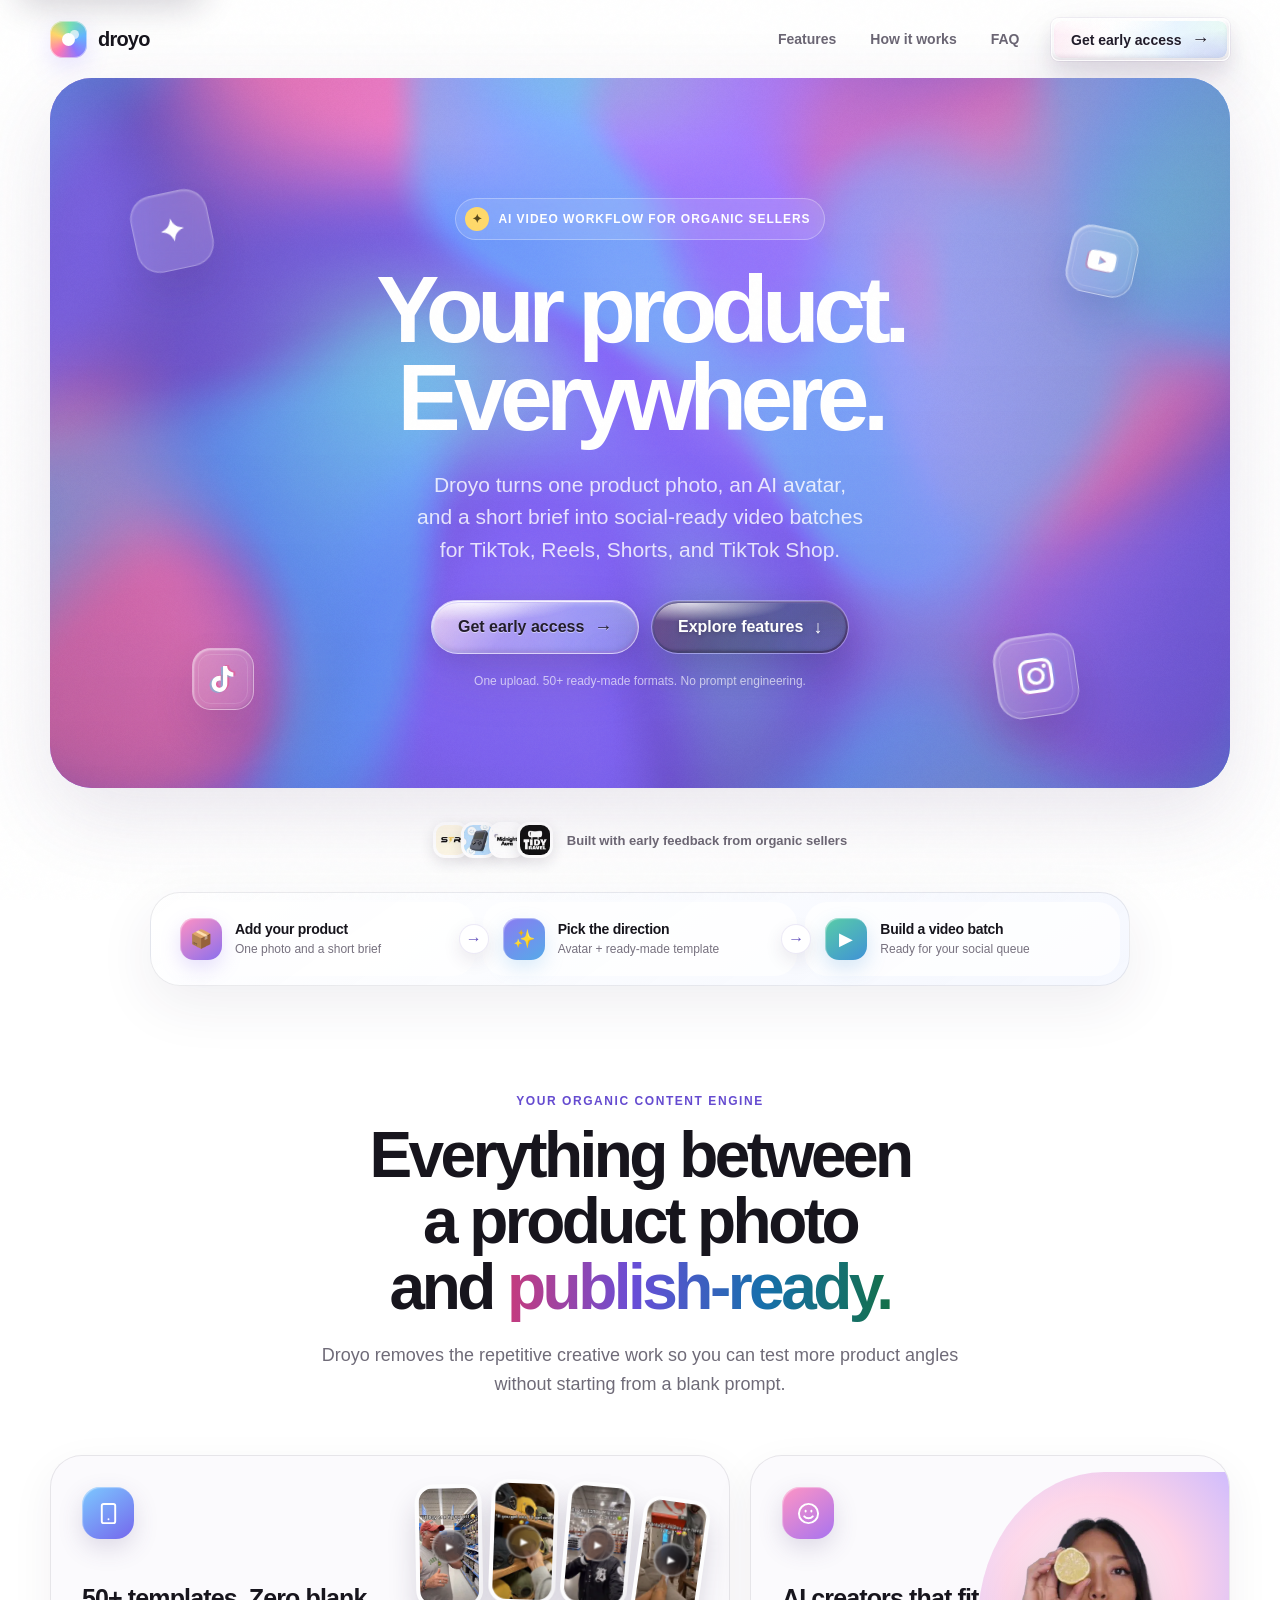
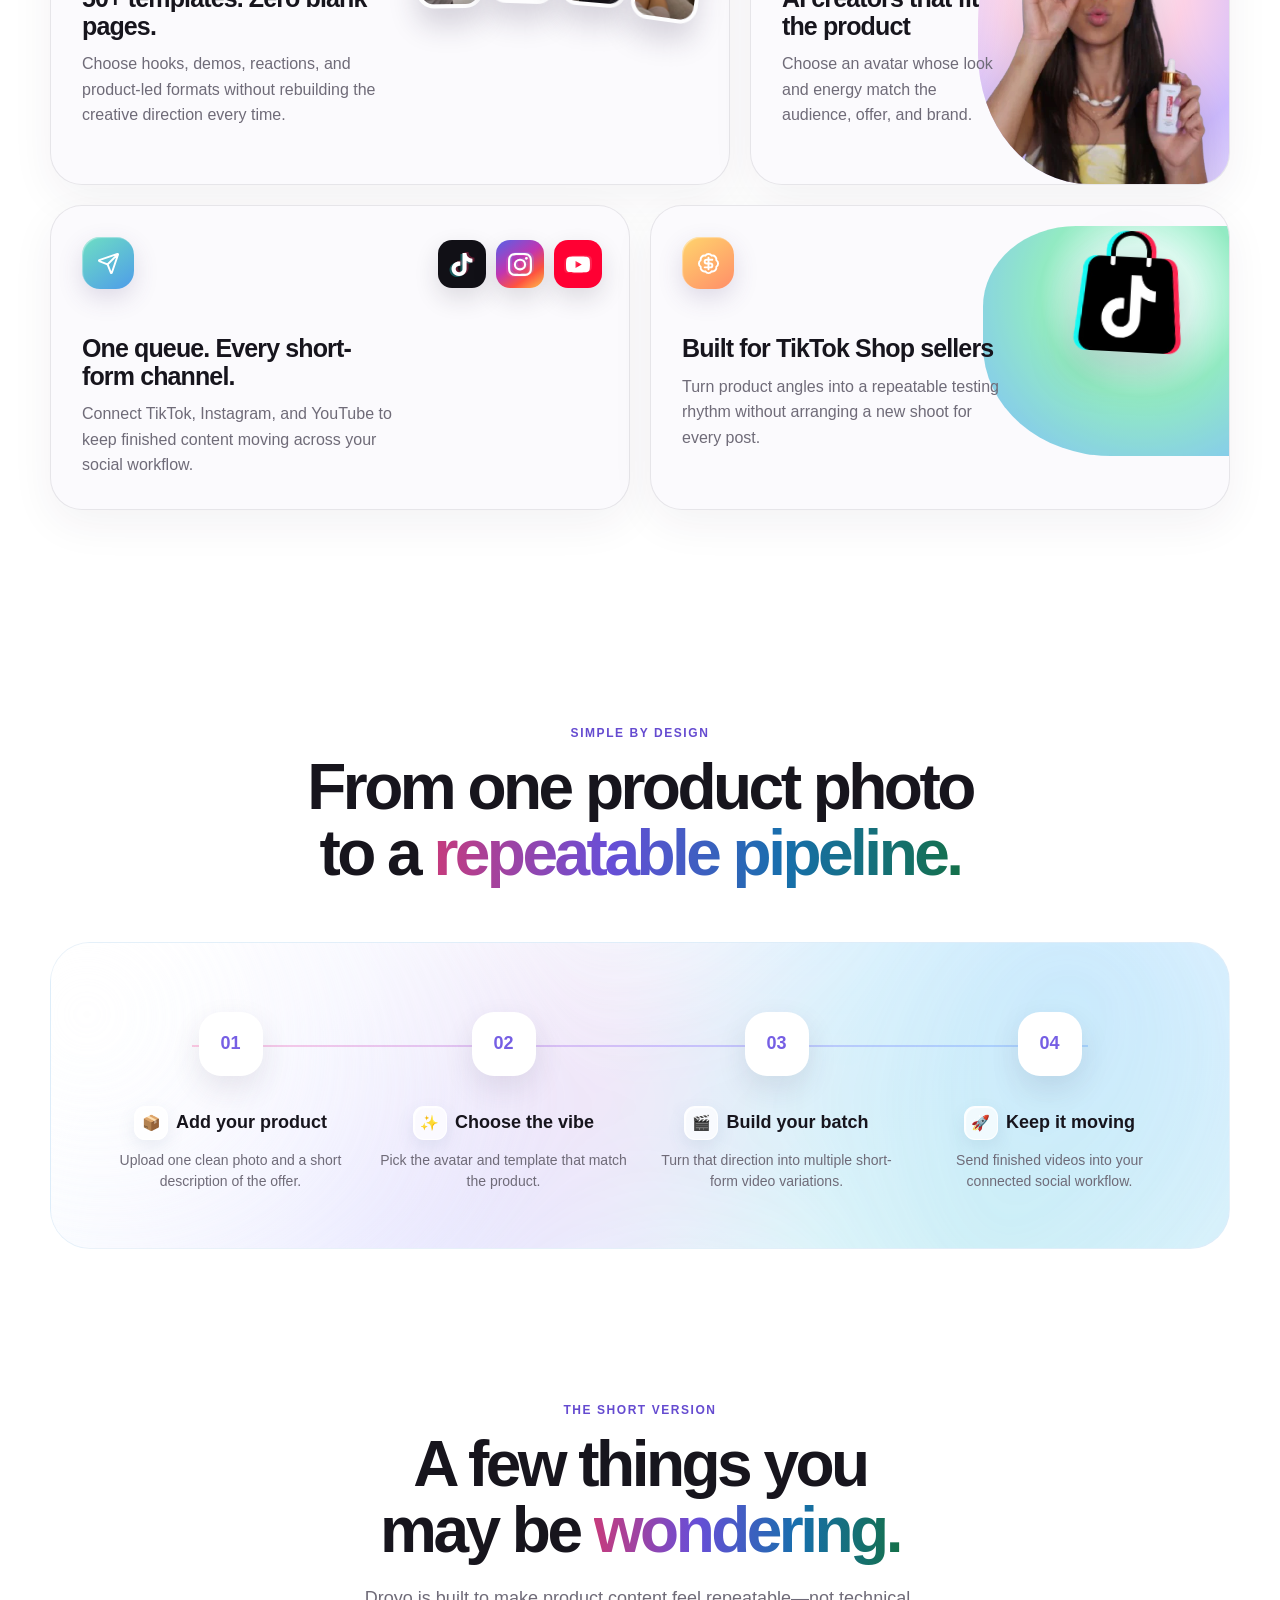
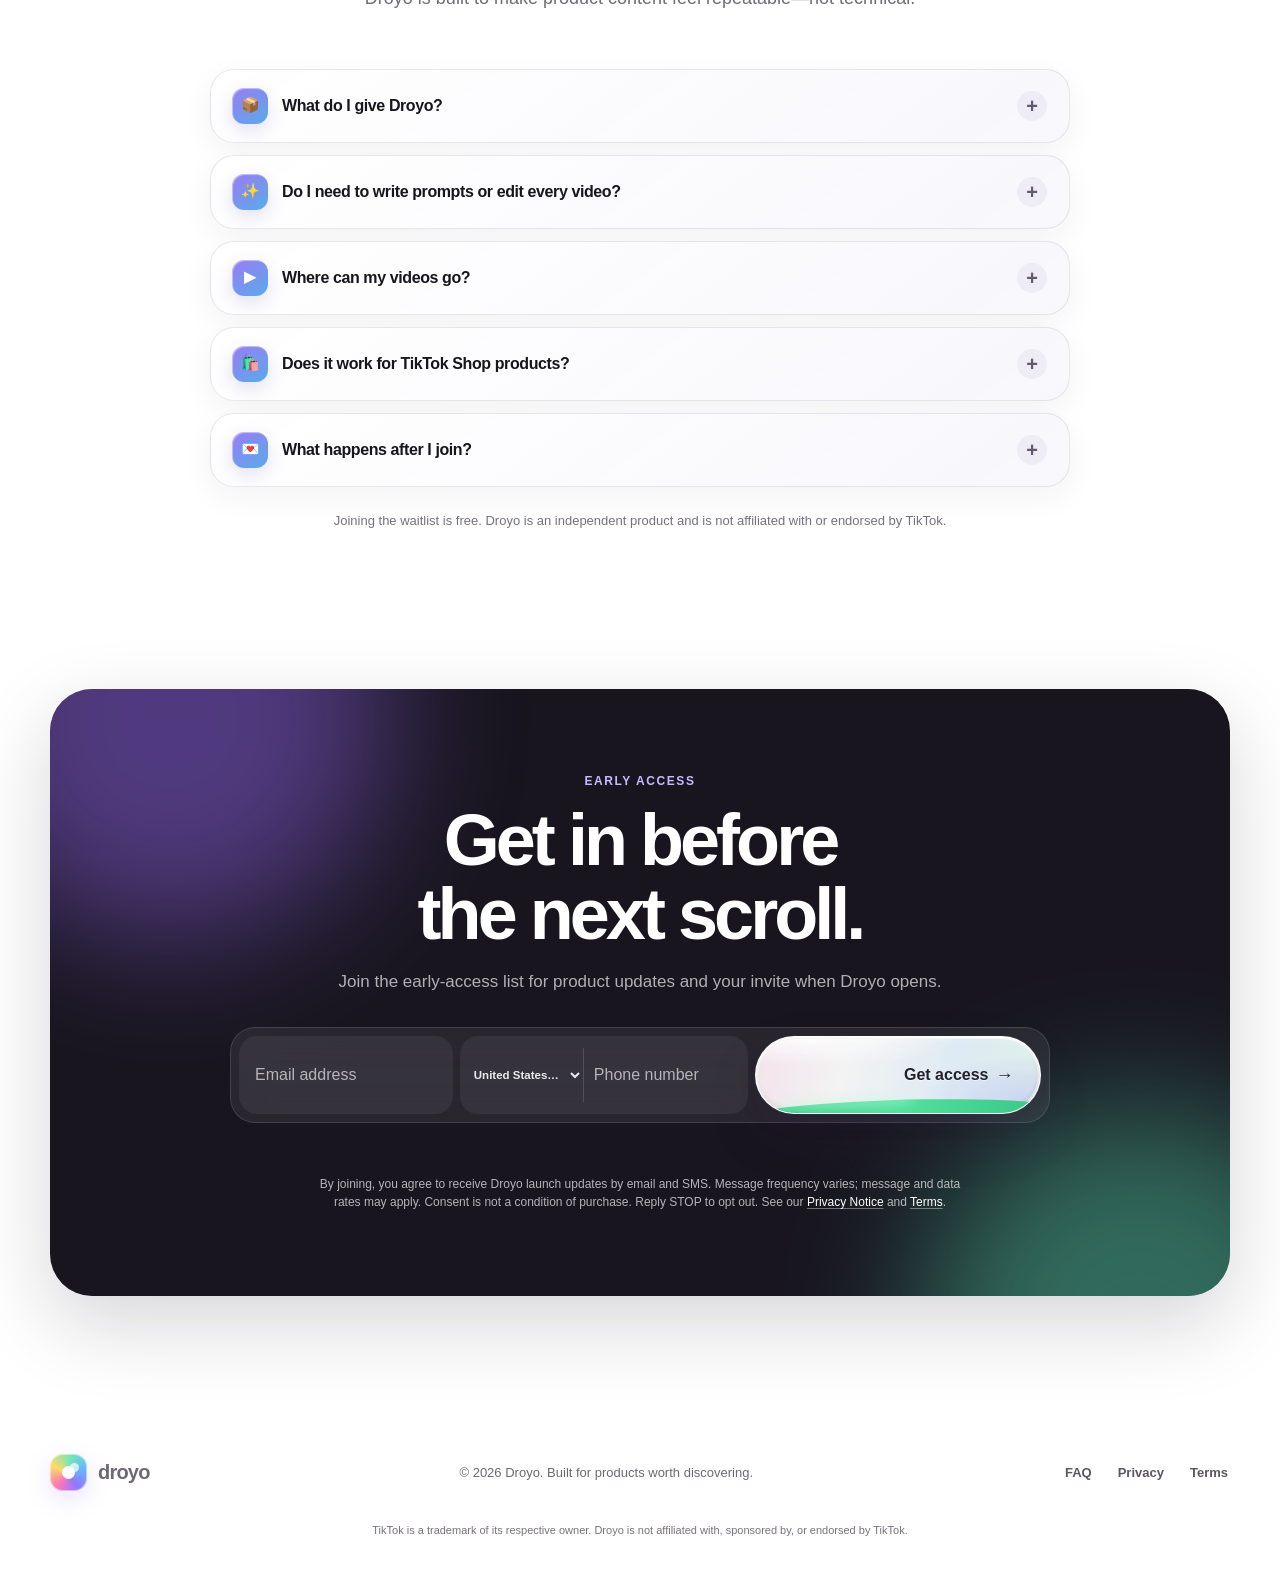
<file: index.html>
<!DOCTYPE html>
<html lang="en">
<head>
  <meta charset="UTF-8">
  <meta name="viewport" content="width=device-width, initial-scale=1.0">
  <meta name="description" content="Droyo turns one product photo, an AI avatar, and a short brief into social-ready videos for TikTok, Reels, Shorts, and TikTok Shop.">
  <meta name="robots" content="index, follow, max-image-preview:large, max-snippet:-1">
  <meta name="referrer" content="strict-origin-when-cross-origin">
  <meta name="color-scheme" content="light">
  <meta name="format-detection" content="telephone=no">
  <meta http-equiv="Content-Security-Policy" content="default-src 'self'; script-src 'self' 'unsafe-inline'; style-src 'self' 'unsafe-inline' https://fonts.googleapis.com; font-src https://fonts.gstatic.com; img-src 'self' data:; connect-src https://dtolzjculpnhttgtleiv.supabase.co; object-src 'none'; base-uri 'none'; frame-src 'none'; worker-src 'none'; form-action 'self'; upgrade-insecure-requests">
  <meta name="theme-color" content="#7567ed">
  <meta property="og:type" content="website">
  <meta property="og:site_name" content="Droyo">
  <meta property="og:locale" content="en_US">
  <meta property="og:title" content="Droyo — AI product videos on autopilot">
  <meta property="og:description" content="Turn one product photo into social-ready video batches for TikTok, Reels, Shorts, and TikTok Shop.">
  <meta property="og:url" content="https://droyo.app/">
  <meta property="og:image" content="https://droyo.app/assets/og-droyo.png">
  <meta property="og:image:secure_url" content="https://droyo.app/assets/og-droyo.png">
  <meta property="og:image:type" content="image/png">
  <meta property="og:image:width" content="1200">
  <meta property="og:image:height" content="630">
  <meta property="og:image:alt" content="Droyo — AI product videos for organic sellers">
  <meta name="twitter:card" content="summary_large_image">
  <meta name="twitter:title" content="Droyo — AI product videos on autopilot">
  <meta name="twitter:description" content="Turn one product photo into social-ready video batches for TikTok, Reels, Shorts, and TikTok Shop.">
  <meta name="twitter:image" content="https://droyo.app/assets/og-droyo.png">
  <meta name="twitter:image:alt" content="Droyo — AI product videos for organic sellers">
  <title>Droyo — AI Product Videos for Organic Sellers</title>
  <link rel="canonical" href="https://droyo.app/">
  <link rel="icon" href="/assets/droyo-mark.svg" type="image/svg+xml">
  <link rel="apple-touch-icon" href="/assets/apple-touch-icon.png" sizes="180x180">
  <link rel="manifest" href="/manifest.webmanifest">
  <link rel="preconnect" href="https://fonts.googleapis.com">
  <link rel="preconnect" href="https://fonts.gstatic.com" crossorigin>
  <link href="https://fonts.googleapis.com/css2?family=DM+Sans:wght@400;500;600;700&family=Manrope:wght@500;600;700;800&display=swap" rel="stylesheet">
  <script type="application/ld+json">
    {
      "@context": "https://schema.org",
      "@graph": [
        {
          "@type": "Organization",
          "@id": "https://droyo.app/#organization",
          "name": "Droyo",
          "url": "https://droyo.app/",
          "logo": "https://droyo.app/assets/icon-512.png"
        },
        {
          "@type": "WebSite",
          "@id": "https://droyo.app/#website",
          "url": "https://droyo.app/",
          "name": "Droyo",
          "publisher": { "@id": "https://droyo.app/#organization" }
        },
        {
          "@type": "SoftwareApplication",
          "name": "Droyo",
          "url": "https://droyo.app/",
          "applicationCategory": "BusinessApplication",
          "operatingSystem": "Web",
          "description": "An AI product video workflow for organic sellers, dropshipping, and TikTok Shop.",
          "featureList": [
            "50+ ready-made short-form video templates",
            "AI creator avatar selection",
            "TikTok, Instagram Reels, and YouTube Shorts workflows",
            "TikTok Shop product video creation"
          ],
          "publisher": { "@id": "https://droyo.app/#organization" }
        },
        {
          "@type": "FAQPage",
          "mainEntity": [
            {
              "@type": "Question",
              "name": "What do I give Droyo?",
              "acceptedAnswer": { "@type": "Answer", "text": "A product photo, your avatar choice, and a short product brief. The template handles the repeatable creative direction from there." }
            },
            {
              "@type": "Question",
              "name": "Do I need to write prompts or edit every video?",
              "acceptedAnswer": { "@type": "Answer", "text": "No prompt engineering is required. Choose a ready-made format and control the product, avatar, and direction without rebuilding the workflow." }
            },
            {
              "@type": "Question",
              "name": "Where can my videos go?",
              "acceptedAnswer": { "@type": "Answer", "text": "Droyo is designed around TikTok, TikTok Shop, Instagram Reels, and YouTube Shorts, with connected social workflows for consistent posting." }
            },
            {
              "@type": "Question",
              "name": "Does it work for TikTok Shop products?",
              "acceptedAnswer": { "@type": "Answer", "text": "Yes. Product-led formats and batch creation are designed for sellers who need more angles to test without more shoots." }
            },
            {
              "@type": "Question",
              "name": "What happens after I join?",
              "acceptedAnswer": { "@type": "Answer", "text": "We are opening early access in stages. You will receive launch updates and an invite by email and SMS when your spot is ready." }
            }
          ]
        }
      ]
    }
  </script>
  <style>
    :root {
      --ink: #17151d;
      --muted: #6f6b78;
      --line: rgba(25, 20, 35, .09);
      --pink: #ff77b7;
      --purple: #9178ff;
      --blue: #63b7ff;
      --mint: #79e7b4;
      --yellow: #ffd96a;
      --radius: 32px;
      --shadow: 0 26px 80px rgba(72, 50, 106, .12);
    }

    * { box-sizing: border-box; }
    html { scroll-behavior: auto; }
    body {
      margin: 0;
      color: var(--ink);
      background: #fff;
      font-family: "DM Sans", sans-serif;
      overflow-x: hidden;
    }
    button, input, select { font: inherit; }
    a { color: inherit; text-decoration: none; }
    ::selection { background: #e3d9ff; color: #30264d; }
    .visually-hidden { position: absolute !important; width: 1px !important; height: 1px !important; padding: 0 !important; margin: -1px !important; overflow: hidden !important; clip: rect(0, 0, 0, 0) !important; white-space: nowrap !important; border: 0 !important; }
    .skip-link { position: fixed; z-index: 100; left: 16px; top: 14px; padding: 11px 16px; border-radius: 999px; color: #211b2c; background: #fff; box-shadow: 0 12px 35px rgba(35,25,48,.2); font-weight: 800; transform: translateY(-150%); transition: transform .2s ease; }
    .skip-link:focus { transform: translateY(0); }
    :where(a, button, input, select, summary):focus-visible { outline: 3px solid rgba(82,75,220,.52); outline-offset: 3px; }
    main, section { scroll-margin-top: 22px; }

    .noise {
      position: fixed;
      inset: 0;
      z-index: 50;
      pointer-events: none;
      opacity: .025;
      background-image: url("data:image/svg+xml,%3Csvg viewBox='0 0 180 180' xmlns='http://www.w3.org/2000/svg'%3E%3Cfilter id='n'%3E%3CfeTurbulence type='fractalNoise' baseFrequency='.9' numOctaves='4' stitchTiles='stitch'/%3E%3C/filter%3E%3Crect width='100%25' height='100%25' filter='url(%23n)' opacity='.8'/%3E%3C/svg%3E");
    }
    .motion-blur { position: fixed; inset: 0; z-index: 49; pointer-events: none; opacity: 0; backdrop-filter: blur(0); -webkit-backdrop-filter: blur(0); transition: opacity .16s ease, backdrop-filter .16s ease, -webkit-backdrop-filter .16s ease; }
    body.is-scrolling .motion-blur { opacity: 1; backdrop-filter: blur(1.25px) saturate(1.025); -webkit-backdrop-filter: blur(1.25px) saturate(1.025); }
    .mobile-jump {
      position: fixed;
      z-index: 48;
      left: max(14px, env(safe-area-inset-left));
      bottom: max(14px, env(safe-area-inset-bottom));
      min-height: 47px;
      padding: 5px 7px 5px 13px;
      border: 1px solid rgba(255,255,255,.86);
      border-radius: 999px;
      display: none;
      align-items: center;
      gap: 9px;
      color: #27222f;
      background: linear-gradient(135deg, rgba(255,255,255,.92), rgba(235,242,255,.72));
      box-shadow: inset 1px 1px 2px rgba(255,255,255,.95), inset -1px -2px 3px rgba(90,67,125,.1), 0 12px 32px rgba(49,34,70,.2);
      backdrop-filter: blur(18px) saturate(170%);
      -webkit-backdrop-filter: blur(18px) saturate(170%);
      font-size: 12px;
      font-weight: 800;
      letter-spacing: -.01em;
      opacity: 1;
      transform: translateY(0) scale(1);
      transition: opacity .28s ease, transform .38s cubic-bezier(.2,.8,.2,1), box-shadow .28s ease;
    }
    .mobile-jump-icon { width: 35px; height: 35px; border-radius: 50%; display: grid; place-items: center; color: white; background: linear-gradient(145deg, #ff77b7, #9178ff 45%, #63b7ff 72%, #79e7b4); box-shadow: inset 1px 1px 1px rgba(255,255,255,.48), 0 5px 13px rgba(106,82,190,.26); font-size: 17px; }
    .mobile-jump:active { transform: translateY(1px) scale(.97); }
    .mobile-jump.is-hidden { opacity: 0; transform: translateY(12px) scale(.94); pointer-events: none; }

    .shell { width: min(1180px, calc(100% - 40px)); margin: 0 auto; }
    .nav {
      height: 78px;
      display: flex;
      align-items: center;
      justify-content: space-between;
      gap: 24px;
    }
    .brand { min-height: 44px; display: flex; align-items: center; gap: 11px; font: 800 20px/1 "Manrope", sans-serif; letter-spacing: -.04em; }
    .brand-mark {
      width: 37px; height: 37px; border-radius: 13px;
      display: grid; place-items: center;
      background: conic-gradient(from 220deg, var(--pink), var(--yellow), var(--mint), var(--blue), var(--purple), var(--pink));
      box-shadow: inset 0 0 0 1px rgba(255,255,255,.5), 0 8px 24px rgba(145,120,255,.2);
    }
    .brand-mark::after { content: ""; width: 13px; height: 13px; border-radius: 50%; background: #fff; box-shadow: 6px -5px 0 -2px rgba(255,255,255,.7); }
    .nav-links { display: flex; gap: 30px; align-items: center; color: #6b6674; font-size: 14px; font-weight: 600; }
    .nav-links a { padding: 8px 2px; border-radius: 8px; transition: color .2s ease; }
    .nav-links a:hover { color: var(--ink); }

    .liquid-btn {
      --glass-fill: rgba(255,255,255,.24);
      --glass-top: rgba(255,255,255,.72);
      --glass-bottom: rgba(255,255,255,.12);
      --glass-ink: #211c2a;
      --x: 50%;
      --y: 50%;
      --glass-lift: 0px;
      --glass-scale: 1;
      position: relative;
      isolation: isolate;
      min-height: 54px;
      padding: 0 26px;
      border: 1px solid rgba(255,255,255,.7);
      border-radius: 999px;
      display: inline-flex;
      justify-content: center;
      align-items: center;
      gap: 10px;
      color: var(--glass-ink);
      background:
        linear-gradient(135deg, var(--glass-top), var(--glass-fill) 42%, var(--glass-bottom)),
        rgba(255,255,255,.12);
      background-clip: padding-box;
      backdrop-filter: blur(24px) saturate(185%) brightness(1.08) contrast(1.02);
      -webkit-backdrop-filter: blur(24px) saturate(185%) brightness(1.08) contrast(1.02);
      font-weight: 700;
      cursor: pointer;
      overflow: hidden;
      contain: paint;
      transform: translate3d(0, var(--glass-lift), 0) scale(var(--glass-scale));
      text-shadow: 0 1px 0 rgba(255,255,255,.45);
      box-shadow: 0 1px 1px rgba(255,255,255,.92) inset, 1px 3px 5px rgba(255,255,255,.32) inset, -1px -3px 5px rgba(41,27,65,.13) inset, 0 0 0 1px rgba(117,91,158,.08), 0 9px 20px rgba(45,30,69,.1), 0 24px 54px rgba(63,42,91,.13);
      transition: box-shadow .32s ease, border-color .32s ease, color .32s ease, background-color .32s ease;
    }
    .liquid-btn:is(:hover, :focus-visible, :active) { will-change: transform; }
    .liquid-btn::before {
      content: "";
      position: absolute; inset: 2px;
      z-index: -1;
      border-radius: inherit;
      background:
        radial-gradient(100% 75% at 18% 0%, rgba(255,255,255,.88), transparent 52%),
        radial-gradient(60% 110% at 96% 88%, rgba(130,112,255,.24), transparent 62%),
        linear-gradient(105deg, rgba(255,112,183,.13), transparent 31%, rgba(100,190,255,.15) 68%, rgba(104,231,177,.15));
      filter: none;
      opacity: .92;
      -webkit-mask-image: radial-gradient(145% 120% at 50% 42%, #000 0 58%, rgba(0,0,0,.68) 75%, rgba(0,0,0,.18) 100%);
      mask-image: radial-gradient(145% 120% at 50% 42%, #000 0 58%, rgba(0,0,0,.68) 75%, rgba(0,0,0,.18) 100%);
    }
    .liquid-btn::after {
      content: "";
      position: absolute; top: -90%; left: -35%; width: 42%; height: 280%;
      z-index: 0;
      pointer-events: none;
      background: linear-gradient(90deg, transparent, rgba(255,255,255,.92), rgba(255,255,255,.28), transparent);
      transform: rotate(20deg) translateX(-180%);
      transition: transform .75s ease;
      filter: blur(.35px);
      mix-blend-mode: screen;
    }
    .glass-light {
      position: absolute;
      z-index: 1;
      left: var(--x);
      top: var(--y);
      width: 112px;
      height: 76px;
      border-radius: 50%;
      pointer-events: none;
      opacity: 0;
      transform: translate(-50%, -50%);
      background: radial-gradient(ellipse, rgba(255,255,255,.72) 0%, rgba(137,214,255,.25) 35%, rgba(183,147,255,.12) 56%, transparent 76%);
      filter: blur(2px);
      mix-blend-mode: screen;
      transition: opacity .34s ease, left .12s ease-out, top .12s ease-out;
      will-change: opacity, left, top;
    }
    .liquid-btn.is-light-active .glass-light { opacity: .78; }
    .liquid-btn.dark.is-light-active .glass-light { opacity: .56; }
    .btn-content { position: relative; z-index: 3; display: inline-flex; align-items: center; gap: 10px; }
    .liquid-btn:hover { border-color: rgba(255,255,255,.92); box-shadow: 0 1px 2px rgba(255,255,255,.98) inset, 2px 4px 5px rgba(255,255,255,.42) inset, -2px -4px 6px rgba(52,35,77,.14) inset, 0 0 0 1px rgba(255,255,255,.3), 0 13px 27px rgba(45,30,69,.14), 0 28px 60px rgba(63,42,91,.18); }
    .liquid-btn:hover::after { transform: rotate(20deg) translateX(430%); }
    .liquid-btn:active { box-shadow: 0 1px 2px rgba(45,30,69,.14), inset 0 4px 11px rgba(45,30,69,.18), inset 0 -1px 2px rgba(255,255,255,.68); }
    .liquid-btn:focus-visible { outline: 3px solid rgba(103,107,255,.35); outline-offset: 3px; }
    .liquid-btn.dark { --glass-fill: rgba(26,20,36,.42); --glass-top: rgba(39,30,52,.55); --glass-bottom: rgba(14,10,21,.4); --glass-ink: #fff; border-color: rgba(255,255,255,.3); text-shadow: 0 1px 5px rgba(0,0,0,.28); box-shadow: 0 1px 1px rgba(255,255,255,.24) inset, 1px 2px 2px rgba(255,255,255,.12) inset, -2px -3px 3px rgba(0,0,0,.23) inset, 0 16px 38px rgba(24,18,32,.22); }
    .liquid-btn.small { min-height: 43px; padding: 0 19px; font-size: 14px; }
    .arrow { font-size: 18px; transition: transform .25s ease; }
    .liquid-btn:hover .arrow { transform: translateX(3px); }

    @supports not ((backdrop-filter: blur(1px)) or (-webkit-backdrop-filter: blur(1px))) {
      .liquid-btn { background: linear-gradient(135deg, rgba(255,255,255,.98), rgba(231,239,255,.94) 55%, rgba(225,250,243,.92)); border-color: rgba(126,116,158,.24); }
      .liquid-btn.dark { background: linear-gradient(135deg, #332b40, #201b29); border-color: rgba(255,255,255,.28); }
      .liquid-btn::before { opacity: .48; filter: none; }
      .signup-form { background: rgba(48,43,56,.96); }
    }

    .hero {
      position: relative;
      min-height: clamp(610px, calc(100svh - 78px), 710px);
      border-radius: 42px;
      overflow: hidden;
      box-shadow: var(--shadow);
      background:
        radial-gradient(circle at 18% 24%, rgba(255,117,186,.92), transparent 35%),
        radial-gradient(circle at 78% 22%, rgba(82,190,255,.92), transparent 38%),
        radial-gradient(circle at 76% 82%, rgba(89,225,175,.72), transparent 34%),
        radial-gradient(circle at 28% 80%, rgba(174,116,255,.88), transparent 38%),
        linear-gradient(135deg, #705fe7 0%, #8b72ff 48%, #457fd7 100%);
      background-size: 145% 145%, 150% 150%, 155% 155%, 145% 145%, 100% 100%;
      animation: hero-fallback-drift 18s ease-in-out infinite alternate;
      display: grid;
      place-items: center;
      text-align: center;
      color: white;
      padding: 90px 24px 70px;
    }
    #gradient-canvas { position: absolute; inset: 0; width: 100%; height: 100%; opacity: 0; transition: opacity .32s ease; }
    #gradient-canvas.is-ready { opacity: 1; }
    @keyframes hero-fallback-drift {
      from { background-position: 0% 0%, 100% 0%, 100% 100%, 0% 100%, 50% 50%; }
      to { background-position: 9% 7%, 91% 10%, 92% 90%, 8% 92%, 50% 50%; }
    }
    .hero::before { content: ""; position: absolute; inset: 0; background: linear-gradient(180deg, rgba(255,255,255,.04), rgba(41,22,70,.1)); z-index: 1; }
    .hero-content { position: relative; z-index: 2; max-width: 870px; }
    .eyebrow {
      display: inline-flex; align-items: center; gap: 9px;
      margin-bottom: 25px; padding: 8px 13px 8px 9px;
      border: 1px solid rgba(255,255,255,.3); border-radius: 999px;
      background: rgba(255,255,255,.12); backdrop-filter: blur(15px);
      font-size: 12px; font-weight: 700; letter-spacing: .08em; text-transform: uppercase;
    }
    .eyebrow-dot { width: 24px; height: 24px; border-radius: 50%; display: grid; place-items: center; color: #57461c; background: var(--yellow); font-size: 12px; }
    h1 { margin: 0; font: 800 clamp(55px, 7.4vw, 100px)/.93 "Manrope", sans-serif; letter-spacing: -.07em; text-wrap: balance; }
    .hero-copy { max-width: 640px; margin: 28px auto 34px; color: rgba(255,255,255,.82); font-size: clamp(17px, 2vw, 21px); line-height: 1.55; text-wrap: balance; }
    .hero-actions { display: flex; justify-content: center; gap: 12px; flex-wrap: wrap; }
    .tiny-proof { margin-top: 20px; font-size: 12px; color: rgba(255,255,255,.65); }
    .bubble { position: absolute; z-index: 2; display: grid; place-items: center; border-radius: 30%; background: rgba(255,255,255,.16); border: 1px solid rgba(255,255,255,.26); backdrop-filter: blur(12px); box-shadow: inset 0 1px 2px rgba(255,255,255,.25), 0 20px 40px rgba(50,30,90,.12); font-weight: 800; }
    .bubble.social-bubble { background: linear-gradient(145deg, rgba(255,255,255,.25), rgba(255,255,255,.1)); border-color: rgba(255,255,255,.38); box-shadow: inset 1px 1px 2px rgba(255,255,255,.5), inset -1px -1px 2px rgba(58,35,88,.13), 0 20px 42px rgba(50,30,90,.14); }
    .bubble.social-bubble::after { content: ""; position: absolute; inset: 5px; border-radius: 25%; border: 1px solid rgba(255,255,255,.13); pointer-events: none; }
    .social-logo { width: 43%; height: 43%; display: block; object-fit: contain; filter: brightness(0) invert(1) drop-shadow(0 2px 6px rgba(54,33,82,.18)); }
    .youtube .social-logo { filter: brightness(0) invert(1) drop-shadow(-2px 1px 0 rgba(255,83,109,.3)) drop-shadow(2px -1px 0 rgba(255,255,255,.14)); }
    .instagram .social-logo { filter: brightness(0) invert(1) drop-shadow(-2px 1px 0 rgba(255,108,184,.24)) drop-shadow(2px -1px 0 rgba(112,201,255,.22)); }
    .tiktok .social-logo { filter: brightness(0) invert(1) drop-shadow(-2px 1px 0 rgba(40,240,235,.34)) drop-shadow(2px -1px 0 rgba(255,51,102,.32)); }
    .b1 { width: 78px; height: 78px; left: 7%; top: 16%; transform: rotate(-12deg); font-size: 31px; }
    .b2 { width: 68px; height: 68px; right: 8%; top: 21%; transform: rotate(12deg); font-size: 26px; }
    .b3 { width: 82px; height: 82px; right: 13%; bottom: 10%; transform: rotate(-8deg); font-size: 27px; }
    .b4 { width: 62px; height: 62px; left: 12%; bottom: 11%; border-radius: 30%; font-size: 20px; }

    .trust { display: flex; justify-content: center; align-items: center; gap: 14px; padding: 34px 0 12px; color: #6d6874; font-size: 13px; font-weight: 600; }
    .avatars { display: flex; align-items: center; }
    .avatar { width: 36px; height: 36px; margin-left: -8px; border: 3px solid white; border-radius: 12px; display: block; object-fit: cover; background: white; box-shadow: 0 5px 14px rgba(40,30,55,.13); transition: transform .3s cubic-bezier(.2,.8,.2,1), z-index .3s ease; }
    .avatar:first-child { margin-left: 0; }
    .avatar:hover { position: relative; z-index: 2; transform: translateY(-2px) scale(1.06); }

    .story-strip { max-width: 980px; margin: 22px auto 0; padding: 9px; border: 1px solid rgba(42,32,60,.09); border-radius: 30px; display: grid; grid-template-columns: repeat(3, 1fr); gap: 8px; background: linear-gradient(145deg, rgba(255,255,255,.96), rgba(244,247,255,.9)); box-shadow: 0 18px 55px rgba(56,39,82,.08); }
    .story-item { position: relative; min-width: 0; padding: 16px 20px; border-radius: 22px; display: flex; align-items: center; gap: 13px; background: rgba(255,255,255,.75); }
    .story-item:not(:last-child)::after { content: "→"; position: absolute; z-index: 2; right: -14px; top: 50%; width: 28px; height: 28px; border: 1px solid rgba(98,77,176,.12); border-radius: 50%; display: grid; place-items: center; color: #6653bd; background: #fff; box-shadow: 0 7px 18px rgba(60,44,83,.1); transform: translateY(-50%); font-weight: 800; }
    .story-icon { width: 42px; height: 42px; flex: 0 0 auto; border-radius: 14px; display: grid; place-items: center; color: #fff; background: linear-gradient(145deg, var(--story-a), var(--story-b)); box-shadow: inset 1px 1px 1px rgba(255,255,255,.45), 0 8px 20px color-mix(in srgb, var(--story-b) 22%, transparent); font-size: 18px; }
    .story-copy { min-width: 0; }
    .story-copy strong { display: block; margin-bottom: 2px; font: 800 14px/1.25 "Manrope", sans-serif; letter-spacing: -.02em; }
    .story-copy span { display: block; color: #77717f; font-size: 12px; line-height: 1.35; }
    .story-item:nth-child(1) { --story-a: #ff91c3; --story-b: #8b6fed; }
    .story-item:nth-child(2) { --story-a: #8a7bf2; --story-b: #56aae9; }
    .story-item:nth-child(3) { --story-a: #58cda7; --story-b: #4092d6; }

    section { padding: 108px 0; }
    .section-head { max-width: 760px; margin: 0 auto 55px; text-align: center; }
    .kicker { margin-bottom: 15px; color: #654bd0; font-size: 12px; font-weight: 800; letter-spacing: .13em; text-transform: uppercase; }
    h2 { margin: 0; font: 800 clamp(38px, 5vw, 65px)/1.03 "Manrope", sans-serif; letter-spacing: -.055em; text-wrap: balance; }
    .section-head p { margin: 20px auto 0; color: var(--muted); font-size: 18px; line-height: 1.65; max-width: 640px; }
    .rainbow-word { background: linear-gradient(90deg, #c63b7c, #684ed7, #176fac, #14704a); -webkit-background-clip: text; background-clip: text; color: transparent; }

    .feature-grid { display: grid; grid-template-columns: repeat(12, 1fr); gap: 20px; }
    .card {
      --mag-x: 0px;
      --mag-y: 0px;
      --glow-x: 50%;
      --glow-y: 50%;
      position: relative;
      min-height: 330px;
      padding: 31px;
      border: 1px solid var(--line);
      border-radius: var(--radius);
      overflow: hidden;
      background: #fbfafd;
      box-shadow: 0 14px 44px rgba(46,34,62,.06);
      transform: translate3d(var(--mag-x), var(--mag-y), 0);
      transition: box-shadow .45s ease, filter .45s ease;
    }
    .card:hover { will-change: transform, filter; }
    .card::after { content: ""; position: absolute; inset: 0; pointer-events: none; border-radius: inherit; opacity: 0; background: radial-gradient(240px circle at var(--glow-x) var(--glow-y), rgba(255,255,255,.62), transparent 68%); transition: opacity .4s ease; }
    .card:hover { box-shadow: 0 24px 60px rgba(46,34,62,.11); filter: brightness(1.025); }
    .card:hover::after { opacity: .38; }
    .card.wide { grid-column: span 7; }
    .card.narrow { grid-column: span 5; }
    .card.half { grid-column: span 6; min-height: 300px; }
    .icon-orb { width: 52px; height: 52px; margin-bottom: 46px; border-radius: 18px; display: grid; place-items: center; background: linear-gradient(145deg, var(--orb-a, #a78bfa), var(--orb-b, #6d5ce8)); box-shadow: 0 9px 24px rgba(76,57,119,.17), inset 1px 1px 1px rgba(255,255,255,.42); }
    .feature-icon { width: 23px; height: 23px; display: block; background: #fff; -webkit-mask: var(--icon) center/contain no-repeat; mask: var(--icon) center/contain no-repeat; filter: drop-shadow(0 2px 4px rgba(38,25,62,.16)); }
    .icon-phone { --icon: url('./assets/icons/smartphone.svg'); }
    .icon-smile { --icon: url('./assets/icons/smile.svg'); }
    .icon-send { --icon: url('./assets/icons/send.svg'); }
    .icon-money { --icon: url('./assets/icons/badge-dollar-sign.svg'); }
    .orb-blue { --orb-a: #7cc9ff; --orb-b: #7567ed; }
    .orb-pink { --orb-a: #ff95c4; --orb-b: #a873ef; }
    .orb-mint { --orb-a: #6edfc3; --orb-b: #4e9ce9; }
    .orb-gold { --orb-a: #ffd56d; --orb-b: #ff8e68; }
    .card h3 { position: relative; z-index: 2; margin: 0 0 11px; font: 800 25px/1.1 "Manrope", sans-serif; letter-spacing: -.035em; }
    .card p { position: relative; z-index: 2; max-width: 410px; margin: 0; color: var(--muted); line-height: 1.6; }
    .card.wide h3, .card.wide p { max-width: 49%; }
    .card.narrow h3, .card.narrow p { max-width: 53%; }
    .card.half h3, .card.half p { max-width: 62%; }
    .card-art { position: absolute; right: -20px; top: 20px; width: 46%; height: 76%; border-radius: 35% 0 0 48%; filter: blur(0); opacity: .8; }
    .art-pink { background: radial-gradient(circle at 35% 35%, #fff 0 5%, #ffd6e8 6% 20%, #ff82bc 45%, #9e7cff 100%); }
    .art-mint { background: radial-gradient(circle at 60% 30%, #fff 0 4%, #d9fff1 5% 22%, #79e7b4 45%, #62afff 100%); }
    .mini-videos { position: absolute; right: 24px; top: 24px; display: flex; gap: 7px; transform: rotate(4deg); z-index: 1; }
    .mini-video { width: 67px; height: 124px; border: 4px solid rgba(255,255,255,.9); border-radius: 18px; background: #ebe8f1; box-shadow: 0 18px 28px rgba(42,28,65,.17); position: relative; overflow: hidden; transition: transform .45s cubic-bezier(.16,1,.3,1); }
    .mini-video:nth-child(1) { transform: translateY(12px) rotate(-5deg); }
    .mini-video:nth-child(2) { transform: translateY(2px) rotate(-2deg); }
    .mini-video:nth-child(3) { transform: translateY(0) rotate(1deg); }
    .mini-video:nth-child(4) { transform: translateY(10px) rotate(4deg); }
    .mini-video img { width: 100%; height: 100%; display: block; object-fit: cover; }
    .mini-video::after { content: "▶"; position: absolute; left: 50%; top: 50%; width: 31px; height: 31px; border: 1px solid rgba(255,255,255,.7); border-radius: 50%; display: grid; place-items: center; color: white; background: rgba(18,15,25,.32); backdrop-filter: blur(8px); transform: translate(-50%,-50%); font-size: 10px; padding-left: 2px; box-shadow: 0 6px 16px rgba(17,13,25,.22), inset 1px 1px 1px rgba(255,255,255,.35); text-shadow: 0 1px 5px rgba(0,0,0,.3); }
    .creator-portrait { position: absolute; z-index: 1; right: -12px; top: 16px; width: 55%; height: calc(100% - 16px); overflow: hidden; border-radius: 48% 0 0 42%; background: radial-gradient(circle at 45% 36%, rgba(255,255,255,.97), rgba(255,199,224,.76) 36%, rgba(161,125,255,.5) 72%, rgba(161,125,255,.28)); }
    .creator-portrait::after { content: ""; position: absolute; inset: 0; pointer-events: none; background: linear-gradient(115deg, rgba(255,255,255,.24), transparent 38%); }
    .creator-cutout { position: absolute; right: -2%; bottom: -4%; width: 108%; height: 113%; object-fit: cover; object-position: center 18%; filter: drop-shadow(0 15px 20px rgba(49,31,72,.16)); }
    .social-row { position: absolute; right: 27px; top: 34px; display: flex; gap: 10px; z-index: 2; }
    .social { width: 48px; height: 48px; display: grid; place-items: center; overflow: hidden; border: 0; border-radius: 14px; box-shadow: 0 10px 24px rgba(37,29,51,.14); }
    .social.youtube { background: #ff0033; }
    .social.instagram { background: linear-gradient(145deg, #5563e8, #c135b1 45%, #ff5340 73%, #ffc34e); }
    .social.tiktok { background: #111016; }
    .social .social-logo { width: 48%; height: 48%; }
    .tiktok-shop-art { position: absolute; z-index: 1; right: 39px; top: 25px; width: 121px; height: 121px; object-fit: contain; transform: rotate(3deg); filter: drop-shadow(0 18px 22px rgba(32,22,45,.18)); }

    .process-wrap { position: relative; padding: 55px; border: 1px solid rgba(117,170,216,.15); border-radius: 40px; background: linear-gradient(145deg, #fff 4%, #f3faff 52%, #eef8ff 100%); overflow: hidden; isolation: isolate; }
    .process-wrap::before { content: ""; position: absolute; z-index: -1; inset: -34%; background: radial-gradient(circle at 22% 34%, rgba(255,255,255,.96), transparent 30%), radial-gradient(circle at 72% 30%, rgba(113,194,255,.34), transparent 32%), radial-gradient(circle at 68% 78%, rgba(105,229,198,.22), transparent 30%), radial-gradient(circle at 37% 73%, rgba(173,139,255,.23), transparent 31%), radial-gradient(circle at 48% 48%, rgba(255,149,198,.16), transparent 26%); filter: blur(27px); opacity: .78; animation: timeline-drift 16s cubic-bezier(.45,0,.55,1) infinite alternate; will-change: transform; }
    .process-line { position: absolute; left: 12%; right: 12%; top: 102px; height: 2px; background: linear-gradient(90deg, var(--pink), var(--purple), var(--blue), var(--mint), var(--pink)); background-size: 220% 100%; opacity: .38; animation: timeline-line 8s linear infinite; }
    @keyframes timeline-drift { 0% { transform: translate3d(-2.5%,-1.5%,0) scale(1); } 50% { transform: translate3d(2%,2.5%,0) scale(1.035); } 100% { transform: translate3d(3.5%,-2%,0) scale(1.015); } }
    @keyframes timeline-line { to { background-position: -220% 0; } }
    .steps { position: relative; display: grid; grid-template-columns: repeat(4, 1fr); gap: 24px; }
    .step { text-align: center; }
    .step-no { width: 64px; height: 64px; margin: 14px auto 30px; border-radius: 22px; display: grid; place-items: center; background: white; box-shadow: 0 12px 30px rgba(55,42,78,.11); color: #765fe4; font: 800 18px "Manrope", sans-serif; }
    .step-title { display: flex; align-items: center; justify-content: center; gap: 8px; margin: 0 0 10px; }
    .step-icon { width: 34px; height: 34px; flex: 0 0 auto; display: grid; place-items: center; border: 1px solid rgba(255,255,255,.8); border-radius: 11px; background: rgba(255,255,255,.72); box-shadow: 0 7px 18px rgba(69,102,135,.1), inset 1px 1px 1px rgba(255,255,255,.9); font-size: 15px; backdrop-filter: blur(8px); }
    .step h3 { margin: 0; font: 800 18px "Manrope", sans-serif; }
    .step p { margin: 0; color: var(--muted); font-size: 14px; line-height: 1.55; }

    .faq-section { padding-top: 46px; }
    .faq-grid { max-width: 860px; margin: 0 auto; display: grid; gap: 12px; }
    .faq-item { position: relative; border: 1px solid rgba(39,31,52,.1); border-radius: 24px; background: linear-gradient(145deg, rgba(255,255,255,.98), rgba(247,247,252,.96)); box-shadow: 0 10px 32px rgba(45,34,62,.055); overflow: clip; transition: border-color .28s ease, box-shadow .28s ease, transform .28s cubic-bezier(.2,.8,.2,1); }
    .faq-item:hover { border-color: rgba(111,86,211,.2); box-shadow: 0 16px 38px rgba(45,34,62,.08); transform: translateY(-1px); }
    .faq-item[open] { border-color: rgba(111,86,211,.22); box-shadow: 0 18px 44px rgba(45,34,62,.09); }
    .faq-item summary { min-height: 72px; padding: 18px 68px 18px 21px; display: flex; align-items: center; gap: 14px; cursor: pointer; list-style: none; font: 800 16px/1.35 "Manrope", sans-serif; letter-spacing: -.025em; }
    .faq-item summary::-webkit-details-marker { display: none; }
    .faq-icon { width: 36px; height: 36px; flex: 0 0 auto; border-radius: 12px; display: grid; place-items: center; color: #fff; background: linear-gradient(145deg, #997cf5, #59abe8); box-shadow: inset 1px 1px 1px rgba(255,255,255,.48), 0 7px 18px rgba(89,77,161,.16); font-size: 15px; }
    .faq-item summary::after { content: "+"; position: absolute; right: 22px; top: 21px; width: 30px; height: 30px; border-radius: 50%; display: grid; place-items: center; color: #625a6d; background: #eeecf5; font: 700 20px/1 "DM Sans", sans-serif; transition: transform .28s ease, color .28s ease, background .28s ease; }
    .faq-item[open] summary::after { color: #fff; background: #765fe4; transform: rotate(45deg); }
    .faq-answer { margin: -4px 68px 0 71px; padding: 0 0 23px; color: #686370; font-size: 15px; line-height: 1.65; }
    .faq-note { max-width: 760px; margin: 24px auto 0; text-align: center; color: #77717f; font-size: 13px; line-height: 1.55; }
    .faq-note a { color: #5f49cb; font-weight: 800; text-decoration: underline; text-decoration-color: rgba(95,73,203,.28); text-underline-offset: 3px; }

    .signup-section { padding-top: 50px; }
    .signup-card { position: relative; overflow: hidden; border-radius: 42px; padding: 85px 26px; text-align: center; background: #18151e; color: white; box-shadow: 0 28px 80px rgba(28,21,40,.18); }
    .signup-glow { position: absolute; width: 440px; height: 440px; border-radius: 50%; filter: blur(70px); opacity: .43; }
    .signup-glow.one { background: #9d6cff; left: -100px; top: -190px; }
    .signup-glow.two { background: #55ddb1; right: -130px; bottom: -250px; }
    .signup-inner { position: relative; z-index: 2; max-width: 840px; margin: 0 auto; }
    .signup-card h2 { font-size: clamp(42px, 6vw, 72px); }
    .signup-card p { color: rgba(255,255,255,.66); font-size: 17px; line-height: 1.6; }
    .signup-form { max-width: 820px; margin: 32px auto 0; padding: 8px; border: 1px solid rgba(255,255,255,.13); border-radius: 25px; display: grid; grid-template-columns: minmax(190px, 1fr) minmax(260px, 1.35fr) auto; gap: 7px; background: rgba(255,255,255,.075); backdrop-filter: blur(20px); }
    .signup-form input { min-width: 0; min-height: 54px; padding: 0 16px; border: 0; outline: 0; border-radius: 18px; color: white; background: rgba(255,255,255,.06); }
    .signup-form input::placeholder { color: rgba(255,255,255,.64); }
    .signup-form input:focus { background: rgba(255,255,255,.11); box-shadow: inset 0 0 0 1px rgba(255,255,255,.24); }
    .signup-form input:focus-visible, .phone-field select:focus-visible { outline: 3px solid rgba(186,174,255,.9); outline-offset: -3px; }
    .phone-field { min-width: 0; min-height: 54px; display: flex; align-items: center; border-radius: 18px; background: rgba(255,255,255,.06); transition: background .2s ease, box-shadow .2s ease; }
    .phone-field:focus-within { background: rgba(255,255,255,.11); box-shadow: inset 0 0 0 1px rgba(255,255,255,.24); }
    .phone-field select { width: 124px; height: 54px; flex: 0 0 auto; padding: 0 8px 0 10px; border: 0; border-right: 1px solid rgba(255,255,255,.14); outline: 0; color: rgba(255,255,255,.9); background: transparent; cursor: pointer; font-size: 11.5px; font-weight: 700; text-overflow: ellipsis; }
    .phone-field select option { color: #201b28; background: #fff; }
    .phone-field input { width: 100%; padding-left: 10px; background: transparent; box-shadow: none; }
    .phone-field input:focus { background: transparent; box-shadow: none; }
    .send-button { min-width: 116px; color: #24202b; background: rgba(255,255,255,.94); border-color: rgba(255,255,255,.96); transition: color .35s ease, background .45s ease, border-color .45s ease, box-shadow .45s ease, transform .3s cubic-bezier(.2,.8,.2,1); }
    .send-button:not(.is-sending):not(.is-success) { animation: send-button-nudge 6.8s ease-in-out infinite; }
    .send-button > span:not(.liquid-fill) { position: relative; z-index: 3; }
    .send-button > .glass-light { position: absolute; z-index: 2; }
    .send-label, .send-success { display: inline-flex; align-items: center; gap: 7px; white-space: nowrap; transition: opacity .2s ease, transform .28s ease; }
    .send-success { position: absolute !important; left: 50%; top: 50%; opacity: 0; transform: translate(-50%,-35%) scale(.88); white-space: nowrap; color: #fff; }
    .send-envelope { position: absolute !important; z-index: 4 !important; left: 15px; top: 50%; opacity: 0; color: #fff; font-size: 17px; transform: translateY(-50%) rotate(-8deg); }
    .liquid-fill { position: absolute; z-index: 1; left: -12%; right: -12%; bottom: -115%; height: 132%; border-radius: 48% 52% 0 0 / 16% 18% 0 0; background: linear-gradient(110deg, #36c989, #52df9c 48%, #2ebd7e); transform: rotate(-2deg); transition: bottom .72s cubic-bezier(.2,.78,.18,1), border-radius .72s ease; }
    .send-button:not(.is-sending):not(.is-success) .liquid-fill { animation: liquid-idle 3.4s ease-in-out infinite alternate; }
    .liquid-fill::before { content: ""; position: absolute; left: 14%; top: -4px; width: 42%; height: 11px; border-radius: 50%; background: rgba(196,255,226,.68); filter: blur(4px); opacity: .62; animation: liquid-glint 3.9s ease-in-out infinite alternate; }
    .send-button.is-sending .liquid-fill, .send-button.is-success .liquid-fill { bottom: -10%; border-radius: 22% 22% 0 0 / 8% 8% 0 0; }
    .send-button.is-sending .liquid-fill::before, .send-button.is-success .liquid-fill::before { animation: none; opacity: 0; }
    .send-button.is-sending .send-label, .send-button.is-success .send-label { opacity: 0; transform: translateY(-8px); }
    .send-button.is-sending .send-envelope { animation: envelope-flight .78s cubic-bezier(.2,.8,.2,1) forwards; }
    .send-button.is-success { color: #fff; background: #35c887; border-color: rgba(155,255,207,.8); box-shadow: 0 12px 30px rgba(50,205,139,.26), inset 1px 1px 2px rgba(255,255,255,.45), inset -2px -2px 3px rgba(14,103,68,.16); }
    .send-button.is-success .send-success { opacity: 1; transform: translate(-50%,-50%) scale(1); }
    @keyframes send-button-nudge { 0%, 72%, 100% { translate: 0 0; rotate: 0deg; } 74% { translate: -1px 0; rotate: -.28deg; } 76% { translate: 1.2px 0; rotate: .32deg; } 78% { translate: -.6px 0; rotate: -.14deg; } 80% { translate: 0 0; rotate: 0deg; } }
    @keyframes liquid-idle { 0% { bottom: -116%; border-radius: 44% 56% 0 0 / 13% 20% 0 0; transform: translateX(-1.8%) rotate(-2.4deg) scaleX(1.015); } 50% { bottom: -113.5%; border-radius: 57% 43% 0 0 / 21% 12% 0 0; transform: translateX(1.2%) rotate(-.8deg) scaleX(.99); } 100% { bottom: -115%; border-radius: 49% 51% 0 0 / 15% 19% 0 0; transform: translateX(2.1%) rotate(1.5deg) scaleX(1.02); } }
    @keyframes liquid-glint { from { left: 12%; transform: scaleX(.72); opacity: .38; } to { left: 48%; transform: scaleX(1.08); opacity: .7; } }
    @keyframes envelope-flight { 0% { left: 15px; opacity: 0; transform: translateY(-50%) rotate(-12deg) scale(.75); } 18% { opacity: 1; } 72% { opacity: 1; transform: translate(76px,-72%) rotate(8deg) scale(1); } 100% { left: calc(100% - 20px); opacity: 0; transform: translate(-50%,-115%) rotate(16deg) scale(.76); } }
    .form-note { max-width: 650px; margin: 14px auto 0; color: rgba(255,255,255,.68); font-size: 12px; line-height: 1.5; }
    .form-note a { color: #fff; text-decoration: underline; text-decoration-color: rgba(255,255,255,.38); text-underline-offset: 2px; }
    .form-message { min-height: 24px; margin-top: 14px; color: #a3f2ce; font-weight: 700; }
    .form-message.is-error { color: #ffc0c8; }
    .form-message.is-success { color: #a3f2ce; }
    .form-trap { position: absolute !important; left: -10000px !important; width: 1px !important; height: 1px !important; overflow: hidden !important; }
    .send-button.is-sending:disabled { cursor: wait; }
    .send-button.is-success:disabled { cursor: default; }
    .signup-kicker { color: #c7b9ff; }
    .svg-defs { position: absolute; }

    footer { padding: 46px 0 52px; display: flex; justify-content: space-between; align-items: center; gap: 20px; color: #6d6874; font-size: 13px; }
    .footer-links { display: flex; gap: 22px; }
    .footer-links a { min-height: 44px; padding: 7px 2px; display: inline-flex; align-items: center; color: #5c5664; font-weight: 700; }
    .footer-links a:hover { color: #251e2e; }
    .trademark-note { max-width: 650px; margin: -24px auto 40px; color: #77717f; text-align: center; font-size: 11px; line-height: 1.5; }

    [data-reveal] { opacity: 1; transform: none; }

    @media (max-width: 820px) {
      .nav-links a:not(.nav-cta) { display: none; }
      .hero { min-height: clamp(590px, calc(100svh - 94px), 650px); border-radius: 32px; padding: 82px 24px 68px; }
      .hero-content { width: min(100%, 680px); }
      .bubble { opacity: .58; }
      .b1 { left: 2%; top: 12%; } .b2 { right: 2%; top: 15%; } .b3 { right: 3%; bottom: 7%; } .b4 { left: 3%; bottom: 7%; }
      .card.wide, .card.narrow, .card.half { grid-column: span 12; }
      .process-wrap { padding: 36px 24px; }
      .process-line { display: none; }
      .steps { grid-template-columns: 1fr 1fr; gap: 42px 16px; }
      .signup-form { grid-template-columns: 1fr; }
      footer { flex-direction: column; text-align: center; }
    }
    @media (max-width: 620px) {
      .mobile-jump:not([hidden]) { display: inline-flex; }
      .motion-blur { display: none; }
      .story-strip { grid-template-columns: 1fr; border-radius: 25px; }
      .story-item { min-height: 68px; }
      .story-item:not(:last-child)::after { content: "↓"; left: 50%; right: auto; top: auto; bottom: -18px; transform: translateX(-50%); }
      .steps { grid-template-columns: 1fr; gap: 30px; }
      .step { max-width: none; display: grid; grid-template-columns: 52px minmax(0, 1fr); column-gap: 14px; text-align: left; }
      .step-no { grid-row: 1 / span 2; width: 52px; height: 52px; margin: 0; border-radius: 17px; font-size: 15px; }
      .step-title { justify-content: flex-start; margin: 0 0 7px; }
      .step p { grid-column: 2; }
    }
    @media (max-width: 520px) {
      .shell { width: min(100% - 22px, 1180px); }
      .nav { height: 72px; }
      .hero { min-height: clamp(570px, calc(100svh - 84px), 640px); padding: 82px 20px 56px; border-radius: 29px; }
      .hero-content { width: 100%; }
      .eyebrow { margin-bottom: 18px; font-size: 11px; }
      h1 { font-size: clamp(43px, 13vw, 52px); line-height: .96; }
      .hero-copy { margin: 25px auto 28px; font-size: 16px; line-height: 1.48; }
      .hero-actions { width: 100%; flex-direction: column; align-items: center; gap: 10px; }
      .hero-actions .liquid-btn { width: min(100%, 220px); min-height: 52px; }
      .tiny-proof { max-width: 270px; margin: 18px auto 0; line-height: 1.35; }
      .bubble { width: 51px; height: 51px; border-radius: 17px; opacity: .5; }
      .bubble.social-bubble::after { inset: 4px; }
      .b1 { left: 12px; top: 24px; font-size: 21px; }
      .b2 { right: 12px; top: 36px; font-size: 19px; }
      .b3, .b4 { display: none; }
      .trust { flex-direction: column; padding-top: 28px; gap: 9px; text-align: center; font-size: 12px; line-height: 1.35; }
      section { padding: 78px 0; }
      .section-head { margin-bottom: 38px; }
      h2 { font-size: clamp(35px, 10.5vw, 45px); }
      .section-head p { margin-top: 17px; font-size: 16px; line-height: 1.55; }
      .feature-grid { gap: 13px; }
      .card { padding: 25px; min-height: 330px; border-radius: 27px; }
      .card.wide h3, .card.wide p, .card.narrow h3, .card.narrow p, .card.half h3, .card.half p { max-width: 100%; }
      .card.wide { min-height: 435px; }
      .card.wide .icon-orb { margin-bottom: 178px; }
      .mini-videos { top: 82px; right: -9px; gap: 5px; opacity: .82; transform: rotate(2deg); }
      .mini-video { width: clamp(48px, 15.5vw, 61px); height: clamp(91px, 28vw, 112px); border-width: 3px; border-radius: 14px; }
      .card.narrow { min-height: 505px; }
      .card.narrow .icon-orb { margin-bottom: 270px; }
      .creator-portrait { top: 74px; right: -8px; width: 76%; height: 270px; border-radius: 48% 0 0 42%; }
      .creator-cutout { bottom: -3%; height: 112%; }
      .social-row { right: 20px; top: 26px; gap: 7px; }
      .social { width: 44px; height: 44px; border-radius: 13px; }
      .card.half .icon-orb { margin-bottom: 88px; }
      .tiktok-shop-art { top: 31px; right: 25px; width: 105px; height: 105px; }
      .card-art { width: 48%; height: 58%; }
      .process-wrap { padding: 28px 20px; border-radius: 30px; }
      .signup-card { padding: 62px 19px; border-radius: 32px; }
      .signup-card h2 { font-size: clamp(38px, 11vw, 48px); }
      .signup-card p { font-size: 16px; }
      .signup-form { margin-top: 26px; }
      .faq-item { border-radius: 21px; }
      .faq-item summary { min-height: 68px; padding: 16px 58px 16px 16px; gap: 11px; font-size: 15px; }
      .faq-item summary::after { right: 16px; top: 19px; }
      .faq-icon { width: 34px; height: 34px; border-radius: 11px; }
      .faq-answer { margin: -3px 20px 0 61px; padding-bottom: 20px; font-size: 14px; }
    }
    @media (max-width: 360px) {
      .shell { width: calc(100% - 16px); }
      .brand { gap: 8px; font-size: 18px; }
      .brand-mark { width: 34px; height: 34px; border-radius: 11px; }
      .nav { gap: 8px; }
      .nav-cta.liquid-btn.small { min-height: 44px; padding: 0 13px; font-size: 12px; }
      .nav-cta .btn-content { gap: 6px; }
      .hero { padding-inline: 16px; }
      h1 { font-size: 42px; }
      .card { padding: 22px; }
      .social-row { right: 15px; }
      .social { width: 40px; height: 40px; }
      .phone-field select { width: 116px; padding-inline: 7px; }
      .signup-card { padding-inline: 14px; }
    }
    @media (min-width: 821px) and (max-height: 620px) {
      .nav { height: 70px; }
      .hero { min-height: 520px; padding-block: 54px; }
      .hero-copy { margin-block: 20px 24px; }
      .eyebrow { margin-bottom: 18px; }
      .b1, .b2, .b3, .b4 { scale: .78; }
    }
    @supports not ((backdrop-filter: blur(1px)) or (-webkit-backdrop-filter: blur(1px))) {
      .liquid-btn {
        background: linear-gradient(135deg, rgba(255,255,255,.98), rgba(236,244,255,.94) 54%, rgba(226,235,255,.9));
        border-color: rgba(255,255,255,.98);
      }
      .liquid-btn.dark { background: linear-gradient(135deg, #393044, #211b2b); }
      .liquid-btn::before { filter: none; opacity: .48; }
      .eyebrow, .bubble, .signup-form, .step-icon { background-color: rgba(255,255,255,.22); }
    }
    @media (prefers-reduced-motion: reduce) {
      html { scroll-behavior: auto; }
      .hero { animation: none; }
      .mobile-jump { transition: opacity .15s ease; }
      [data-reveal] { opacity: 1; transform: none; }
      .liquid-btn { --glass-lift: 0px !important; --glass-scale: 1 !important; }
      .liquid-btn::after { display: none; }
      .process-wrap::before, .process-line, .send-button, .liquid-fill, .liquid-fill::before { animation: none !important; }
      .card, .faq-item, .avatar, .arrow, .glass-light { transition-duration: .01ms !important; }
    }
    @media (max-width: 620px) {
      .motion-blur { display: none; }
    }
  </style>
  <noscript><style>#waitlist-form{display:none}</style></noscript>
</head>
<body>
  <a class="skip-link" href="#main-content">Skip to main content</a>
  <div class="noise" aria-hidden="true"></div>
  <div class="motion-blur" aria-hidden="true"></div>
  <a class="mobile-jump" href="#signup" aria-label="Jump to the early-access signup form" hidden><span>Join early</span><span class="mobile-jump-icon" aria-hidden="true">↓</span></a>
  <header class="shell">
    <nav class="nav" aria-label="Main navigation">
      <a class="brand" href="#top" aria-label="Droyo home"><span class="brand-mark" aria-hidden="true"></span>droyo</a>
      <div class="nav-links">
        <a href="#features">Features</a>
        <a href="#process">How it works</a>
        <a href="#faq">FAQ</a>
        <a class="nav-cta liquid-btn small" href="#signup"><span class="glass-light" aria-hidden="true"></span><span class="btn-content">Get early access <span class="arrow">→</span></span></a>
      </div>
    </nav>
  </header>

  <main id="main-content" tabindex="-1">
    <div class="shell">
      <section class="hero" id="top" aria-labelledby="hero-title">
        <canvas id="gradient-canvas" aria-hidden="true"></canvas>
        <div class="bubble b1" data-parallax=".12" aria-hidden="true">✦</div>
        <div class="bubble social-bubble youtube b2" data-parallax="-.09" aria-hidden="true"><img class="social-logo" src="assets/icons/youtube.svg" width="40" height="40" alt=""></div>
        <div class="bubble social-bubble instagram b3" data-parallax=".08" aria-hidden="true"><img class="social-logo" src="assets/icons/instagram.svg" width="40" height="40" alt=""></div>
        <div class="bubble social-bubble tiktok b4" data-parallax="-.13" aria-hidden="true"><img class="social-logo" src="assets/icons/tiktok.svg" width="40" height="40" alt=""></div>
        <div class="hero-content">
          <div class="eyebrow hero-reveal"><span class="eyebrow-dot">✦</span> AI video workflow for organic sellers</div>
          <h1 id="hero-title" class="hero-reveal">Your product.<br>Everywhere.</h1>
          <p class="hero-copy hero-reveal">Droyo turns one product photo, an AI avatar, and a short brief into social-ready video batches for TikTok, Reels, Shorts, and TikTok Shop.</p>
          <div class="hero-actions hero-reveal">
            <a class="liquid-btn" href="#signup"><span class="glass-light" aria-hidden="true"></span><span class="btn-content">Get early access <span class="arrow">→</span></span></a>
            <a class="liquid-btn dark" href="#features"><span class="glass-light" aria-hidden="true"></span><span class="btn-content">Explore features <span class="arrow">↓</span></span></a>
          </div>
          <div class="tiny-proof hero-reveal">One upload. 50+ ready-made formats. No prompt engineering.</div>
        </div>
      </section>
      <div class="trust" role="group" aria-label="Creator community">
        <div class="avatars" role="group" aria-label="Early supporter brands">
          <img class="avatar" src="./assets/supporter-str.webp" width="96" height="96" loading="lazy" decoding="async" alt="STR">
          <img class="avatar" src="./assets/supporter-retro.webp" width="96" height="96" loading="lazy" decoding="async" alt="Retro handheld brand">
          <img class="avatar" src="./assets/supporter-midnight-aura.webp" width="96" height="96" loading="lazy" decoding="async" alt="Midnight Aura">
          <img class="avatar" src="./assets/supporter-tidy-travel.webp" width="96" height="96" loading="lazy" decoding="async" alt="Tidy Travel">
        </div>
        Built with early feedback from organic sellers
      </div>
      <div class="story-strip" role="group" aria-label="From product input to social-ready output" data-reveal>
        <div class="story-item"><span class="story-icon" aria-hidden="true">📦</span><span class="story-copy"><strong>Add your product</strong><span>One photo and a short brief</span></span></div>
        <div class="story-item"><span class="story-icon" aria-hidden="true">✨</span><span class="story-copy"><strong>Pick the direction</strong><span>Avatar + ready-made template</span></span></div>
        <div class="story-item"><span class="story-icon" aria-hidden="true">▶</span><span class="story-copy"><strong>Build a video batch</strong><span>Ready for your social queue</span></span></div>
      </div>
    </div>

    <section id="features">
      <div class="shell">
        <div class="section-head" data-reveal>
          <div class="kicker">Your organic content engine</div>
          <h2>Everything between a product photo and <span class="rainbow-word">publish-ready.</span></h2>
          <p>Droyo removes the repetitive creative work so you can test more product angles without starting from a blank prompt.</p>
        </div>
        <div class="feature-grid">
          <article class="card wide">
            <div class="icon-orb orb-blue"><span class="feature-icon icon-phone" aria-hidden="true"></span></div>
            <div class="mini-videos" aria-hidden="true"><span class="mini-video"><img src="assets/video-frame-01.webp" width="180" height="299" loading="lazy" decoding="async" alt=""></span><span class="mini-video"><img src="assets/video-frame-02.webp" width="180" height="303" loading="lazy" decoding="async" alt=""></span><span class="mini-video"><img src="assets/video-frame-03.webp" width="180" height="301" loading="lazy" decoding="async" alt=""></span><span class="mini-video"><img src="assets/video-frame-04.webp" width="180" height="294" loading="lazy" decoding="async" alt=""></span></div>
            <h3>50+ templates. Zero blank pages.</h3>
            <p>Choose hooks, demos, reactions, and product-led formats without rebuilding the creative direction every time.</p>
          </article>
          <article class="card narrow">
            <div class="creator-portrait"><img class="creator-cutout" src="assets/creator-avatar.webp" width="432" height="577" loading="lazy" decoding="async" alt="AI creator holding a product and a lemon"></div>
            <div class="icon-orb orb-pink"><span class="feature-icon icon-smile" aria-hidden="true"></span></div>
            <h3>AI creators that fit the product</h3>
            <p>Choose an avatar whose look and energy match the audience, offer, and brand.</p>
          </article>
          <article class="card half">
            <div class="social-row" aria-hidden="true"><span class="social tiktok"><img class="social-logo" src="assets/icons/tiktok.svg" width="24" height="24" alt=""></span><span class="social instagram"><img class="social-logo" src="assets/icons/instagram.svg" width="24" height="24" alt=""></span><span class="social youtube"><img class="social-logo" src="assets/icons/youtube.svg" width="24" height="24" alt=""></span></div>
            <div class="icon-orb orb-mint"><span class="feature-icon icon-send" aria-hidden="true"></span></div>
            <h3>One queue. Every short-form channel.</h3>
            <p>Connect TikTok, Instagram, and YouTube to keep finished content moving across your social workflow.</p>
          </article>
          <article class="card half">
            <div class="card-art art-mint" aria-hidden="true"></div>
            <img class="tiktok-shop-art" src="assets/tiktok-shop.webp" width="220" height="220" loading="lazy" decoding="async" alt="TikTok Shop">
            <div class="icon-orb orb-gold"><span class="feature-icon icon-money" aria-hidden="true"></span></div>
            <h3>Built for TikTok Shop sellers</h3>
            <p>Turn product angles into a repeatable testing rhythm without arranging a new shoot for every post.</p>
          </article>
        </div>
      </div>
    </section>

    <section id="process">
      <div class="shell">
        <div class="section-head" data-reveal>
          <div class="kicker">Simple by design</div>
          <h2>From one product photo to a <span class="rainbow-word">repeatable pipeline.</span></h2>
        </div>
        <div class="process-wrap" data-reveal>
          <div class="process-line" aria-hidden="true"></div>
          <div class="steps">
            <div class="step"><div class="step-no">01</div><div class="step-title"><span class="step-icon" aria-hidden="true">📦</span><h3>Add your product</h3></div><p>Upload one clean photo and a short description of the offer.</p></div>
            <div class="step"><div class="step-no">02</div><div class="step-title"><span class="step-icon" aria-hidden="true">✨</span><h3>Choose the vibe</h3></div><p>Pick the avatar and template that match the product.</p></div>
            <div class="step"><div class="step-no">03</div><div class="step-title"><span class="step-icon" aria-hidden="true">🎬</span><h3>Build your batch</h3></div><p>Turn that direction into multiple short-form video variations.</p></div>
            <div class="step"><div class="step-no">04</div><div class="step-title"><span class="step-icon" aria-hidden="true">🚀</span><h3>Keep it moving</h3></div><p>Send finished videos into your connected social workflow.</p></div>
          </div>
        </div>
      </div>
    </section>

    <section class="faq-section" id="faq" aria-labelledby="faq-title">
      <div class="shell">
        <div class="section-head" data-reveal>
          <div class="kicker">The short version</div>
          <h2 id="faq-title">A few things you may be <span class="rainbow-word">wondering.</span></h2>
          <p>Droyo is built to make product content feel repeatable—not technical.</p>
        </div>
        <div class="faq-grid" data-reveal>
          <details class="faq-item">
            <summary><span class="faq-icon" aria-hidden="true">📦</span>What do I give Droyo?</summary>
            <p class="faq-answer">A product photo, your avatar choice, and a short product brief. The template handles the repeatable creative direction from there.</p>
          </details>
          <details class="faq-item">
            <summary><span class="faq-icon" aria-hidden="true">✨</span>Do I need to write prompts or edit every video?</summary>
            <p class="faq-answer">No prompt engineering is required. Choose a ready-made format and control the product, avatar, and direction without rebuilding the workflow.</p>
          </details>
          <details class="faq-item">
            <summary><span class="faq-icon" aria-hidden="true">▶</span>Where can my videos go?</summary>
            <p class="faq-answer">Droyo is designed around TikTok, TikTok Shop, Instagram Reels, and YouTube Shorts, with connected social workflows for consistent posting.</p>
          </details>
          <details class="faq-item">
            <summary><span class="faq-icon" aria-hidden="true">🛍️</span>Does it work for TikTok Shop products?</summary>
            <p class="faq-answer">Yes. Product-led formats and batch creation are designed for sellers who need more angles to test without more shoots.</p>
          </details>
          <details class="faq-item">
            <summary><span class="faq-icon" aria-hidden="true">💌</span>What happens after I join?</summary>
            <p class="faq-answer">We are opening early access in stages. You will receive launch updates and an invite by email and SMS when your spot is ready.</p>
          </details>
        </div>
        <p class="faq-note">Joining the waitlist is free. Droyo is an independent product and is not affiliated with or endorsed by TikTok.</p>
      </div>
    </section>

    <section class="signup-section" id="signup">
      <div class="shell">
        <div class="signup-card" data-reveal>
          <span class="signup-glow one" aria-hidden="true"></span><span class="signup-glow two" aria-hidden="true"></span>
          <div class="signup-inner">
            <div class="kicker signup-kicker">Early access</div>
            <h2>Get in before the next scroll.</h2>
            <p>Join the early-access list for product updates and your invite when Droyo opens.</p>
            <form class="signup-form" id="waitlist-form" method="post" action="/#signup" aria-busy="false">
              <label class="visually-hidden" for="email">Email address</label>
              <input id="email" name="email" type="email" autocomplete="email" autocapitalize="none" spellcheck="false" maxlength="254" enterkeyhint="next" placeholder="Email address" aria-describedby="form-note form-message" required>
              <div class="phone-field">
                <label class="visually-hidden" for="country-code">Country code</label>
                <select id="country-code" name="country_code">
                  <option value="US" data-dial="+1" selected>United States (+1)</option>
                  <option value="CA" data-dial="+1">Canada (+1)</option>
                  <option value="GB" data-dial="+44" data-trunk="0">United Kingdom (+44)</option>
                  <option value="AU" data-dial="+61" data-trunk="0">Australia (+61)</option>
                  <option value="DE" data-dial="+49" data-trunk="0">Germany (+49)</option>
                  <option value="FR" data-dial="+33" data-trunk="0">France (+33)</option>
                  <option value="NL" data-dial="+31" data-trunk="0">Netherlands (+31)</option>
                  <option value="IE" data-dial="+353" data-trunk="0">Ireland (+353)</option>
                  <option value="NZ" data-dial="+64" data-trunk="0">New Zealand (+64)</option>
                  <option value="ES" data-dial="+34">Spain (+34)</option>
                  <option value="IT" data-dial="+39">Italy (+39)</option>
                  <option value="SE" data-dial="+46" data-trunk="0">Sweden (+46)</option>
                  <option value="NO" data-dial="+47">Norway (+47)</option>
                  <option value="DK" data-dial="+45">Denmark (+45)</option>
                  <option value="FI" data-dial="+358" data-trunk="0">Finland (+358)</option>
                  <option value="BE" data-dial="+32" data-trunk="0">Belgium (+32)</option>
                  <option value="CH" data-dial="+41" data-trunk="0">Switzerland (+41)</option>
                  <option value="AT" data-dial="+43" data-trunk="0">Austria (+43)</option>
                  <option value="PT" data-dial="+351">Portugal (+351)</option>
                  <option value="PL" data-dial="+48">Poland (+48)</option>
                  <option value="MX" data-dial="+52">Mexico (+52)</option>
                  <option value="BR" data-dial="+55">Brazil (+55)</option>
                  <option value="IN" data-dial="+91" data-trunk="0">India (+91)</option>
                  <option value="ID" data-dial="+62" data-trunk="0">Indonesia (+62)</option>
                  <option value="NG" data-dial="+234" data-trunk="0">Nigeria (+234)</option>
                  <option value="SG" data-dial="+65">Singapore (+65)</option>
                  <option value="MY" data-dial="+60" data-trunk="0">Malaysia (+60)</option>
                  <option value="PH" data-dial="+63" data-trunk="0">Philippines (+63)</option>
                  <option value="JP" data-dial="+81" data-trunk="0">Japan (+81)</option>
                  <option value="KR" data-dial="+82" data-trunk="0">South Korea (+82)</option>
                  <option value="ZA" data-dial="+27" data-trunk="0">South Africa (+27)</option>
                  <option value="AE" data-dial="+971" data-trunk="0">United Arab Emirates (+971)</option>
                </select>
                <label class="visually-hidden" for="phone">Phone number</label>
                <input id="phone" name="phone" type="tel" inputmode="tel" autocomplete="tel" maxlength="32" enterkeyhint="send" placeholder="Phone number" aria-describedby="form-note form-message" required>
                <input id="full-phone" name="full_phone" type="hidden">
              </div>
              <label class="form-trap" for="company" hidden>Company website</label>
              <input class="form-trap" id="company" name="company" type="text" tabindex="-1" autocomplete="off" hidden>
              <button class="liquid-btn send-button" type="submit" aria-label="Get access"><span class="liquid-fill" aria-hidden="true"></span><span class="glass-light" aria-hidden="true"></span><span class="send-label">Get access <span class="arrow">→</span></span><span class="send-envelope" aria-hidden="true">✉</span><span class="send-success" aria-hidden="true">✓ You’re in</span></button>
            </form>
            <noscript><p class="form-message is-error">JavaScript is required to submit the waitlist form safely.</p></noscript>
            <div class="form-message" id="form-message" role="status" aria-live="polite" aria-atomic="true"></div>
            <div class="form-note" id="form-note">By joining, you agree to receive Droyo launch updates by email and SMS. Message frequency varies; message and data rates may apply. Consent is not a condition of purchase. Reply STOP to opt out. See our <a href="/privacy.html">Privacy Notice</a> and <a href="/terms.html">Terms</a>.</div>
          </div>
        </div>
      </div>
    </section>
  </main>

  <footer class="shell" id="footer">
    <a class="brand" href="#top"><span class="brand-mark" aria-hidden="true"></span>droyo</a>
    <span>© 2026 Droyo. Built for products worth discovering.</span>
    <div class="footer-links"><a href="#faq">FAQ</a><a href="/privacy.html">Privacy</a><a href="/terms.html">Terms</a></div>
  </footer>
  <p class="shell trademark-note">TikTok is a trademark of its respective owner. Droyo is not affiliated with, sponsored by, or endorsed by TikTok.</p>

  <svg class="svg-defs" width="0" height="0" aria-hidden="true">
    <filter id="liquid-glass" x="-20%" y="-20%" width="140%" height="140%" color-interpolation-filters="sRGB">
      <feTurbulence type="fractalNoise" baseFrequency="0.035" numOctaves="1" seed="2" result="noise"/>
      <feGaussianBlur in="noise" stdDeviation="1.4" result="blurred"/>
      <feDisplacementMap in="SourceGraphic" in2="blurred" scale="18" xChannelSelector="R" yChannelSelector="B"/>
    </filter>
  </svg>

  <script>
    const stagger = (step, options = {}) => (_, index) => (options.start || 0) + index * step;
    const animate = (targets, options) => {
      const elements = typeof targets === 'string' ? [...document.querySelectorAll(targets)] : [targets].flat();
      const properties = ['opacity', 'y', 'rotate', 'scale'];
      const frameCount = Math.max(2, ...properties.map(property => Array.isArray(options[property]) ? options[property].length : 0));
      const valueAt = (value, index) => Array.isArray(value) ? value[Math.min(index, value.length - 1)] : value;
      const easing = options.ease === 'inOutSine' ? 'ease-in-out' : 'cubic-bezier(.16,1,.3,1)';

      return elements.map((element, elementIndex) => {
        const frames = Array.from({ length: frameCount }, (_, frameIndex) => {
          const frame = {};
          if (options.opacity !== undefined) frame.opacity = valueAt(options.opacity, frameIndex);
          const transforms = [];
          if (options.y !== undefined) transforms.push(`translateY(${valueAt(options.y, frameIndex)}px)`);
          if (options.rotate !== undefined) transforms.push(`rotate(${valueAt(options.rotate, frameIndex)}deg)`);
          if (options.scale !== undefined) transforms.push(`scale(${valueAt(options.scale, frameIndex)})`);
          if (transforms.length) frame.transform = transforms.join(' ');
          return frame;
        });
        if (typeof element.animate !== 'function') {
          Object.assign(element.style, frames[frames.length - 1]);
          return null;
        }
        return element.animate(frames, {
          duration: options.duration || 700,
          delay: typeof options.delay === 'function' ? options.delay(element, elementIndex) : (options.delay || 0),
          easing,
          iterations: options.loop ? Infinity : 1,
          direction: options.alternate ? 'alternate' : 'normal',
          fill: options.loop ? 'none' : 'forwards'
        });
      });
    };

    const reducedMotion = window.matchMedia('(prefers-reduced-motion: reduce)').matches;

    if (!reducedMotion) {
      animate('.hero-reveal', { opacity: [0, 1], y: [30, 0], delay: stagger(110, { start: 180 }), duration: 900, ease: 'out(4)' });
      animate('.bubble', { y: [-8, 8], rotate: [-4, 5], delay: stagger(130), duration: 3200, ease: 'inOutSine', loop: true, alternate: true });
    } else {
      document.querySelectorAll('.hero-reveal').forEach(el => { el.style.opacity = 1; el.style.transform = 'none'; });
    }

    if (!reducedMotion && 'IntersectionObserver' in window) {
      const revealObserver = new IntersectionObserver((entries) => {
        entries.forEach(entry => {
          if (!entry.isIntersecting) return;
          animate(entry.target, { y: [22, 0], duration: 720, ease: 'out(4)' });
          revealObserver.unobserve(entry.target);
        });
      }, { threshold: .1 });
      document.querySelectorAll('[data-reveal]').forEach(el => revealObserver.observe(el));
    }

    if (!reducedMotion) {
      let ticking = false;
      const updateParallax = () => {
        const y = window.scrollY;
        document.querySelectorAll('[data-parallax]').forEach(el => {
          el.style.translate = `0 ${y * Number(el.dataset.parallax)}px`;
        });
        ticking = false;
      };
      addEventListener('scroll', () => { if (!ticking) { requestAnimationFrame(updateParallax); ticking = true; } }, { passive: true });
    }

    document.querySelectorAll('.liquid-btn').forEach(button => {
      let lift = 0;
      let scale = 1;
      let liftVelocity = 0;
      let scaleVelocity = 0;
      let targetLift = 0;
      let targetScale = 1;
      let springFrame = 0;
      let lightResetTimer = 0;

      const spring = () => {
        liftVelocity = (liftVelocity + (targetLift - lift) * .17) * .7;
        scaleVelocity = (scaleVelocity + (targetScale - scale) * .17) * .7;
        lift += liftVelocity;
        scale += scaleVelocity;
        button.style.setProperty('--glass-lift', `${lift.toFixed(3)}px`);
        button.style.setProperty('--glass-scale', scale.toFixed(4));
        if (Math.abs(targetLift - lift) > .012 || Math.abs(liftVelocity) > .012 || Math.abs(targetScale - scale) > .0004 || Math.abs(scaleVelocity) > .0004) {
          springFrame = requestAnimationFrame(spring);
        } else {
          lift = targetLift;
          scale = targetScale;
          button.style.setProperty('--glass-lift', `${lift}px`);
          button.style.setProperty('--glass-scale', scale);
          springFrame = 0;
        }
      };
      const springTo = (nextLift, nextScale) => {
        if (reducedMotion) return;
        targetLift = nextLift;
        targetScale = nextScale;
        if (!springFrame) springFrame = requestAnimationFrame(spring);
      };

      const positionLight = event => {
        const box = button.getBoundingClientRect();
        button.style.setProperty('--x', `${event.clientX - box.left}px`);
        button.style.setProperty('--y', `${event.clientY - box.top}px`);
      };
      const hideLight = () => {
        button.classList.remove('is-light-active');
        clearTimeout(lightResetTimer);
        lightResetTimer = setTimeout(() => {
          button.style.setProperty('--x', '50%');
          button.style.setProperty('--y', '50%');
        }, 360);
      };

      button.addEventListener('pointerenter', event => {
        clearTimeout(lightResetTimer);
        positionLight(event);
        requestAnimationFrame(() => button.classList.add('is-light-active'));
        springTo(-3, 1.025);
      });
      button.addEventListener('pointermove', event => {
        positionLight(event);
      });
      button.addEventListener('pointerdown', () => springTo(1, .975));
      button.addEventListener('pointerup', () => springTo(-3, 1.025));
      button.addEventListener('pointercancel', () => {
        hideLight();
        springTo(0, 1);
      });
      button.addEventListener('pointerleave', () => {
        hideLight();
        springTo(0, 1);
      });
      button.addEventListener('keydown', event => {
        if (event.key === 'Enter' || event.key === ' ') springTo(1, .975);
      });
      button.addEventListener('keyup', event => {
        if (event.key === 'Enter' || event.key === ' ') springTo(0, 1);
      });
    });

    let scrollRun = 0;
    let scrollFrame = 0;
    const stopProgrammaticScroll = () => {
      scrollRun += 1;
      if (scrollFrame) cancelAnimationFrame(scrollFrame);
      scrollFrame = 0;
      document.body.classList.remove('is-scrolling');
    };
    const focusDestination = destination => {
      if (!destination.matches('a, button, input, select, textarea, [tabindex]')) destination.setAttribute('tabindex', '-1');
      destination.focus({ preventScroll: true });
    };
    const finishScroll = (destination, hash) => {
      document.body.classList.remove('is-scrolling');
      scrollFrame = 0;
      if (location.hash !== hash) history.pushState(null, '', hash);
      focusDestination(destination);
    };

    document.querySelectorAll('a[href^="#"]').forEach(link => {
      link.addEventListener('click', event => {
        const hash = link.getAttribute('href');
        if (!hash || hash === '#') return;
        const destination = document.querySelector(hash);
        if (!destination) return;
        event.preventDefault();
        stopProgrammaticScroll();

        const from = window.scrollY;
        const to = Math.max(0, destination.getBoundingClientRect().top + from - 18);
        const distance = to - from;
        if (reducedMotion || Math.abs(distance) < 2) {
          window.scrollTo(0, to);
          finishScroll(destination, hash);
          return;
        }

        const run = scrollRun;
        const duration = Math.min(1050, Math.max(560, Math.abs(distance) * .38));
        const started = performance.now();
        document.body.classList.add('is-scrolling');
        const ease = progress => progress < .5
          ? 4 * progress * progress * progress
          : 1 - Math.pow(-2 * progress + 2, 3) / 2;

        const move = now => {
          if (run !== scrollRun) return;
          const progress = Math.min(1, (now - started) / duration);
          window.scrollTo(0, from + distance * ease(progress));
          if (progress < 1) {
            scrollFrame = requestAnimationFrame(move);
          } else {
            finishScroll(destination, hash);
          }
        };
        scrollFrame = requestAnimationFrame(move);
      });
    });

    ['wheel', 'touchstart'].forEach(type => addEventListener(type, stopProgrammaticScroll, { passive: true }));
    addEventListener('keydown', event => {
      if (['PageDown', 'PageUp', 'Home', 'End', 'ArrowDown', 'ArrowUp', ' '].includes(event.key)) stopProgrammaticScroll();
    });

    const mobileJump = document.querySelector('.mobile-jump');
    const signupSection = document.getElementById('signup');
    const introEnd = document.querySelector('.story-strip');
    if (mobileJump && signupSection && introEnd) {
      let jumpTicking = false;
      const updateJumpVisibility = () => {
        const narrow = matchMedia('(max-width: 620px)').matches;
        const pastIntro = introEnd.getBoundingClientRect().bottom < 0;
        const nearSignup = signupSection.getBoundingClientRect().top < innerHeight * .88;
        const shouldShow = narrow && pastIntro && !nearSignup;
        mobileJump.hidden = !shouldShow;
        mobileJump.setAttribute('aria-hidden', String(!shouldShow));
        mobileJump.tabIndex = shouldShow ? 0 : -1;
        jumpTicking = false;
      };
      addEventListener('scroll', () => {
        if (!jumpTicking) {
          jumpTicking = true;
          requestAnimationFrame(updateJumpVisibility);
        }
      }, { passive: true });
      addEventListener('resize', updateJumpVisibility, { passive: true });
      updateJumpVisibility();
    }

    if (!reducedMotion && matchMedia('(pointer: fine)').matches) {
      document.querySelectorAll('.card').forEach(card => {
        let currentX = 0;
        let currentY = 0;
        let targetX = 0;
        let targetY = 0;
        let motionFrame = 0;

        const glide = () => {
          currentX += (targetX - currentX) * .105;
          currentY += (targetY - currentY) * .105;
          card.style.setProperty('--mag-x', `${currentX.toFixed(2)}px`);
          card.style.setProperty('--mag-y', `${currentY.toFixed(2)}px`);
          if (Math.abs(targetX - currentX) > .02 || Math.abs(targetY - currentY) > .02) {
            motionFrame = requestAnimationFrame(glide);
          } else {
            currentX = targetX;
            currentY = targetY;
            card.style.setProperty('--mag-x', `${currentX}px`);
            card.style.setProperty('--mag-y', `${currentY}px`);
            motionFrame = 0;
          }
        };

        const startGlide = () => {
          if (!motionFrame) motionFrame = requestAnimationFrame(glide);
        };

        card.addEventListener('pointerenter', () => {
          targetY = -7;
          startGlide();
        });
        card.addEventListener('pointermove', event => {
          const box = card.getBoundingClientRect();
          const mouseX = event.clientX - box.left;
          const mouseY = event.clientY - box.top;
          targetX = ((mouseX / box.width) - .5) * 8;
          targetY = ((mouseY / box.height) - .5) * 4 - 7;
          card.style.setProperty('--glow-x', `${mouseX}px`);
          card.style.setProperty('--glow-y', `${mouseY}px`);
          startGlide();
        });
        card.addEventListener('pointerleave', () => {
          targetX = 0;
          targetY = 0;
          card.style.setProperty('--glow-x', '50%');
          card.style.setProperty('--glow-y', '50%');
          startGlide();
        });
      });
    }

    const SUPABASE_URL = 'https://dtolzjculpnhttgtleiv.supabase.co';
    const SUPABASE_PUBLISHABLE_KEY = 'sb_publishable_GNR5wztNKh-3GZN9pd94yg_jrvLp6yf';
    const phoneInput = document.getElementById('phone');
    const countryCode = document.getElementById('country-code');
    const fullPhone = document.getElementById('full-phone');
    const dialOptions = [...countryCode.options];
    const knownCodes = [...new Set(dialOptions.map(option => option.dataset.dial))].sort((a, b) => b.length - a.length);
    const selectedDial = () => countryCode.selectedOptions[0]?.dataset.dial || '+1';
    const selectedTrunk = () => countryCode.selectedOptions[0]?.dataset.trunk || '';

    const syncPhone = ({ format = false } = {}) => {
      const typed = phoneInput.value.trim();
      let digits = typed.replace(/\D/g, '');
      if (typed.startsWith('+')) {
        const normalized = `+${digits}`;
        const detected = knownCodes.find(code => normalized.startsWith(code));
        if (detected) {
          const currentMatches = selectedDial() === detected;
          const matchingOption = dialOptions.find(option => option.dataset.dial === detected);
          if (!currentMatches && matchingOption) countryCode.value = matchingOption.value;
        }
        fullPhone.value = normalized;
        const validInternational = /^\+[1-9]\d{7,14}$/.test(normalized);
        const validNorthAmerican = !normalized.startsWith('+1') || /^\+1\d{10}$/.test(normalized);
        phoneInput.setCustomValidity(validInternational && validNorthAmerican ? '' : 'Enter a complete international phone number.');
        return;
      }

      const dial = selectedDial();
      if (dial === '+1' && digits.length === 11 && digits.startsWith('1')) {
        digits = digits.slice(1);
      }
      const trunk = selectedTrunk();
      if (trunk && digits.startsWith(trunk)) digits = digits.slice(trunk.length);

      phoneInput.setCustomValidity(dial === '+1' && digits && digits.length !== 10
        ? 'Enter a 10-digit US or Canadian phone number.'
        : '');
      fullPhone.value = digits ? `${dial}${digits}` : '';
      if (format && dial === '+1' && digits.length === 10) {
        phoneInput.value = `(${digits.slice(0,3)}) ${digits.slice(3,6)}-${digits.slice(6)}`;
      }
    };

    phoneInput.addEventListener('input', () => {
      phoneInput.setCustomValidity('');
      syncPhone();
    });
    phoneInput.addEventListener('blur', () => syncPhone({ format: true }));
    phoneInput.addEventListener('focus', () => {
      if (selectedDial() === '+1' && !phoneInput.value.trim().startsWith('+')) phoneInput.value = phoneInput.value.replace(/\D/g, '').replace(/^1(?=\d{10}$)/, '');
    });
    countryCode.addEventListener('change', () => syncPhone());

    const waitlistForm = document.getElementById('waitlist-form');
    const message = document.getElementById('form-message');
    const setFormMessage = (type, text) => {
      message.className = `form-message${type ? ` is-${type}` : ''}`;
      message.setAttribute('role', type === 'error' ? 'alert' : 'status');
      message.textContent = text;
    };
    waitlistForm.addEventListener('submit', async event => {
      event.preventDefault();
      const form = event.currentTarget;
      const button = form.querySelector('button');
      if (button.classList.contains('is-sending') || button.classList.contains('is-success')) return;
      if (form.elements.company.value) {
        setFormMessage('error', 'We couldn’t submit this form. Refresh the page and try again.');
        return;
      }

      syncPhone({ format: true });
      if (!/^\+[1-9]\d{7,14}$/.test(fullPhone.value)) {
        phoneInput.setCustomValidity('Enter a complete phone number with the correct country code.');
      }
      if (!form.checkValidity()) {
        form.reportValidity();
        return;
      }

      phoneInput.setCustomValidity('');
      setFormMessage('', '');
      button.classList.add('is-sending');
      button.disabled = true;
      button.setAttribute('aria-busy', 'true');
      button.setAttribute('aria-label', 'Get access — sending');
      form.setAttribute('aria-busy', 'true');

      const started = performance.now();
      const controller = new AbortController();
      const timeout = setTimeout(() => controller.abort(), 12000);
      try {
        const response = await fetch(`${SUPABASE_URL}/rest/v1/waitlist_signups`, {
          method: 'POST',
          headers: {
            apikey: SUPABASE_PUBLISHABLE_KEY,
            'Content-Type': 'application/json',
            Prefer: 'return=minimal'
          },
          body: JSON.stringify({
            email: document.getElementById('email').value.trim().toLowerCase(),
            phone: fullPhone.value,
            source: 'droyo_waitlist'
          }),
          signal: controller.signal
        });

        const result = response.ok ? null : await response.json().catch(() => null);
        const isDuplicate = result?.code === '23505';
        if (!response.ok && !isDuplicate) {
          throw new Error(result?.message || 'Unable to save your signup.');
        }

        const remainingAnimation = reducedMotion ? 0 : Math.max(0, 790 - (performance.now() - started));
        if (remainingAnimation) await new Promise(resolve => setTimeout(resolve, remainingAnimation));
        button.classList.remove('is-sending');
        button.classList.add('is-success');
        button.setAttribute('aria-busy', 'false');
        button.setAttribute('aria-label', 'You’re in — Droyo early-access list confirmed');
        form.setAttribute('aria-busy', 'false');
        form.querySelectorAll('input, select').forEach(control => { control.disabled = true; });
        setFormMessage('success', isDuplicate
          ? 'That email or phone is already on the list — no need to sign up again.'
          : 'You’re in. No confirmation needed — we’ll email and text when access is ready.');
        if (!reducedMotion) animate('.signup-inner', { scale: [1, 1.012, 1], duration: 520, ease: 'inOutSine' });
      } catch (error) {
        button.classList.remove('is-sending');
        button.disabled = false;
        button.setAttribute('aria-busy', 'false');
        button.setAttribute('aria-label', 'Get access');
        form.setAttribute('aria-busy', 'false');
        setFormMessage('error', error.name === 'AbortError'
          ? 'The connection timed out. Check your signal and try again.'
          : 'We couldn’t save that signup. Please try again.');
        console.error('Waitlist signup failed:', error);
      } finally {
        clearTimeout(timeout);
      }
    });

    waitlistForm.addEventListener('input', () => {
      if (message.classList.contains('is-error')) setFormMessage('', '');
    });

    const canvas = document.getElementById('gradient-canvas');
    const gl = canvas.getContext('webgl', { alpha: true, antialias: false, premultipliedAlpha: false });
    const initWebGLGradient = () => {
      if (!gl) return false;
      const vertex = `attribute vec2 position; varying vec2 vUv; void main(){vUv=position*.5+.5;gl_Position=vec4(position,0.,1.);}`;
      const fragment = `precision mediump float;
      varying vec2 vUv; uniform vec2 u_resolution; uniform float u_time; uniform float u_grain; uniform vec3 u_colors[4]; uniform vec3 u_bg;
      vec3 permute(vec3 x){return mod(((x*34.0)+1.0)*x,289.0);} float snoise(vec2 v){const vec4 C=vec4(.211324865405187,.366025403784439,-.577350269189626,.024390243902439);vec2 i=floor(v+dot(v,C.yy));vec2 x0=v-i+dot(i,C.xx);vec2 i1=(x0.x>x0.y)?vec2(1.,0.):vec2(0.,1.);vec4 x12=x0.xyxy+C.xxzz;x12.xy-=i1;i=mod(i,289.);vec3 p=permute(permute(i.y+vec3(0.,i1.y,1.))+i.x+vec3(0.,i1.x,1.));vec3 m=max(.5-vec3(dot(x0,x0),dot(x12.xy,x12.xy),dot(x12.zw,x12.zw)),0.);m=m*m;m=m*m;vec3 x=2.*fract(p*C.www)-1.;vec3 h=abs(x)-.5;vec3 ox=floor(x+.5);vec3 a0=x-ox;m*=1.79284291400159-.85373472095314*(a0*a0+h*h);vec3 g;g.x=a0.x*x0.x+h.x*x0.y;g.yz=a0.yz*x12.xz+h.yz*x12.yw;return 130.*dot(m,g);}
      void main(){vec2 uv=vUv;float ratio=u_resolution.x/u_resolution.y;vec2 p=uv-.5;p.x*=ratio;float t=u_time*.1;float n1=snoise(p*.72+vec2(t*.2,-t*.3));float n2=snoise(p*.9+vec2(-t*.15,t*.25)+n1*.25);float n3=snoise(p*1.12+vec2(t*.1,-t*.2)+n2*.2);vec3 col=u_bg;float dist=length(p)*1.14;float vignette=1.-smoothstep(.58,1.5,dist);col=mix(col,u_colors[0],smoothstep(-.25,.52,n1)*.82);col=mix(col,u_colors[1],smoothstep(-.1,.6,n2)*.68);col=mix(col,u_colors[2],smoothstep(-.3,.4,n3)*.56);col=mix(col,u_colors[3],smoothstep(0.,.7,n1*n2)*.45);float glow=smoothstep(.9,0.,dist)*.22;col+=u_colors[1]*glow;col=mix(col*.82,col,vignette);col=max(col,vec3(.2,.17,.32));float grain=fract(sin(dot(uv,vec2(12.9898,78.233)))*43758.5453+u_time);col+=(grain-.5)*u_grain*.08;gl_FragColor=vec4(col,1.);}`;
      const shader = (type, source) => {
        const compiled = gl.createShader(type);
        gl.shaderSource(compiled, source);
        gl.compileShader(compiled);
        if (!gl.getShaderParameter(compiled, gl.COMPILE_STATUS)) {
          console.warn('Droyo gradient shader unavailable. Using CSS fallback.');
          gl.deleteShader(compiled);
          return null;
        }
        return compiled;
      };
      const vertexShader = shader(gl.VERTEX_SHADER, vertex);
      const fragmentShader = shader(gl.FRAGMENT_SHADER, fragment);
      if (!vertexShader || !fragmentShader) return false;
      const program = gl.createProgram();
      gl.attachShader(program, vertexShader);
      gl.attachShader(program, fragmentShader);
      gl.linkProgram(program);
      if (!gl.getProgramParameter(program, gl.LINK_STATUS)) {
        console.warn('Droyo gradient renderer unavailable. Using CSS fallback.');
        return false;
      }
      gl.useProgram(program);
      const buffer = gl.createBuffer(); gl.bindBuffer(gl.ARRAY_BUFFER, buffer); gl.bufferData(gl.ARRAY_BUFFER, new Float32Array([-1,-1,1,-1,-1,1,1,1]), gl.STATIC_DRAW);
      const pos = gl.getAttribLocation(program, 'position'); gl.enableVertexAttribArray(pos); gl.vertexAttribPointer(pos, 2, gl.FLOAT, false, 0, 0);
      const uniforms = { res: gl.getUniformLocation(program,'u_resolution'), time: gl.getUniformLocation(program,'u_time'), grain: gl.getUniformLocation(program,'u_grain'), colors: gl.getUniformLocation(program,'u_colors'), bg: gl.getUniformLocation(program,'u_bg') };
      const colors = new Float32Array([1,.47,.71, .52,.42,1, .3,.72,1, .42,.91,.67]);
      const drawGradient = t => {
        if (gl.isContextLost() || !canvas.width || !canvas.height) return;
        gl.uniform2f(uniforms.res,canvas.width,canvas.height);
        gl.uniform1f(uniforms.time,(reducedMotion?0:t*.001)*1.35);
        gl.uniform1f(uniforms.grain,.14);
        gl.uniform3f(uniforms.bg,.42,.32,.8);
        gl.uniform3fv(uniforms.colors,colors);
        gl.drawArrays(gl.TRIANGLE_STRIP,0,4);
        if (gl.getError() === gl.NO_ERROR) canvas.classList.add('is-ready');
      };

      let heroVisible = true;
      let renderFrame = 0;
      let lastDraw = 0;
      const render = t => {
        renderFrame = 0;
        if (reducedMotion || document.hidden || !heroVisible) return;
        if (t - lastDraw > 32) {
          drawGradient(t);
          lastDraw = t;
        }
        renderFrame = requestAnimationFrame(render);
      };
      const startRender = () => {
        if (reducedMotion) {
          drawGradient(0);
        } else if (!document.hidden && heroVisible && !renderFrame) {
          renderFrame = requestAnimationFrame(render);
        }
      };
      const resize = () => {
        const dpr = Math.min(devicePixelRatio || 1, innerWidth < 700 ? 1.35 : 1.7);
        canvas.classList.remove('is-ready');
        canvas.width = Math.max(1, Math.round(canvas.clientWidth*dpr));
        canvas.height = Math.max(1, Math.round(canvas.clientHeight*dpr));
        gl.viewport(0,0,canvas.width,canvas.height);
        drawGradient(performance.now());
        startRender();
      };
      canvas.addEventListener('webglcontextlost', () => {
        canvas.classList.remove('is-ready');
        if (renderFrame) cancelAnimationFrame(renderFrame);
        renderFrame = 0;
      });
      if ('ResizeObserver' in window) new ResizeObserver(resize).observe(canvas);
      else addEventListener('resize', resize, { passive: true });
      if ('IntersectionObserver' in window) {
        new IntersectionObserver(([entry]) => {
          heroVisible = entry.isIntersecting;
          if (!heroVisible && renderFrame) {
            cancelAnimationFrame(renderFrame);
            renderFrame = 0;
          } else {
            startRender();
          }
        }, { rootMargin: '120px 0px' }).observe(document.querySelector('.hero'));
      }
      document.addEventListener('visibilitychange', () => {
        if (document.hidden && renderFrame) {
          cancelAnimationFrame(renderFrame);
          renderFrame = 0;
        } else {
          startRender();
        }
      });
      resize();
      return true;
    };

    if (!initWebGLGradient()) {
      canvas.hidden = true;
    }
  </script>
</body>
</html>
</file>
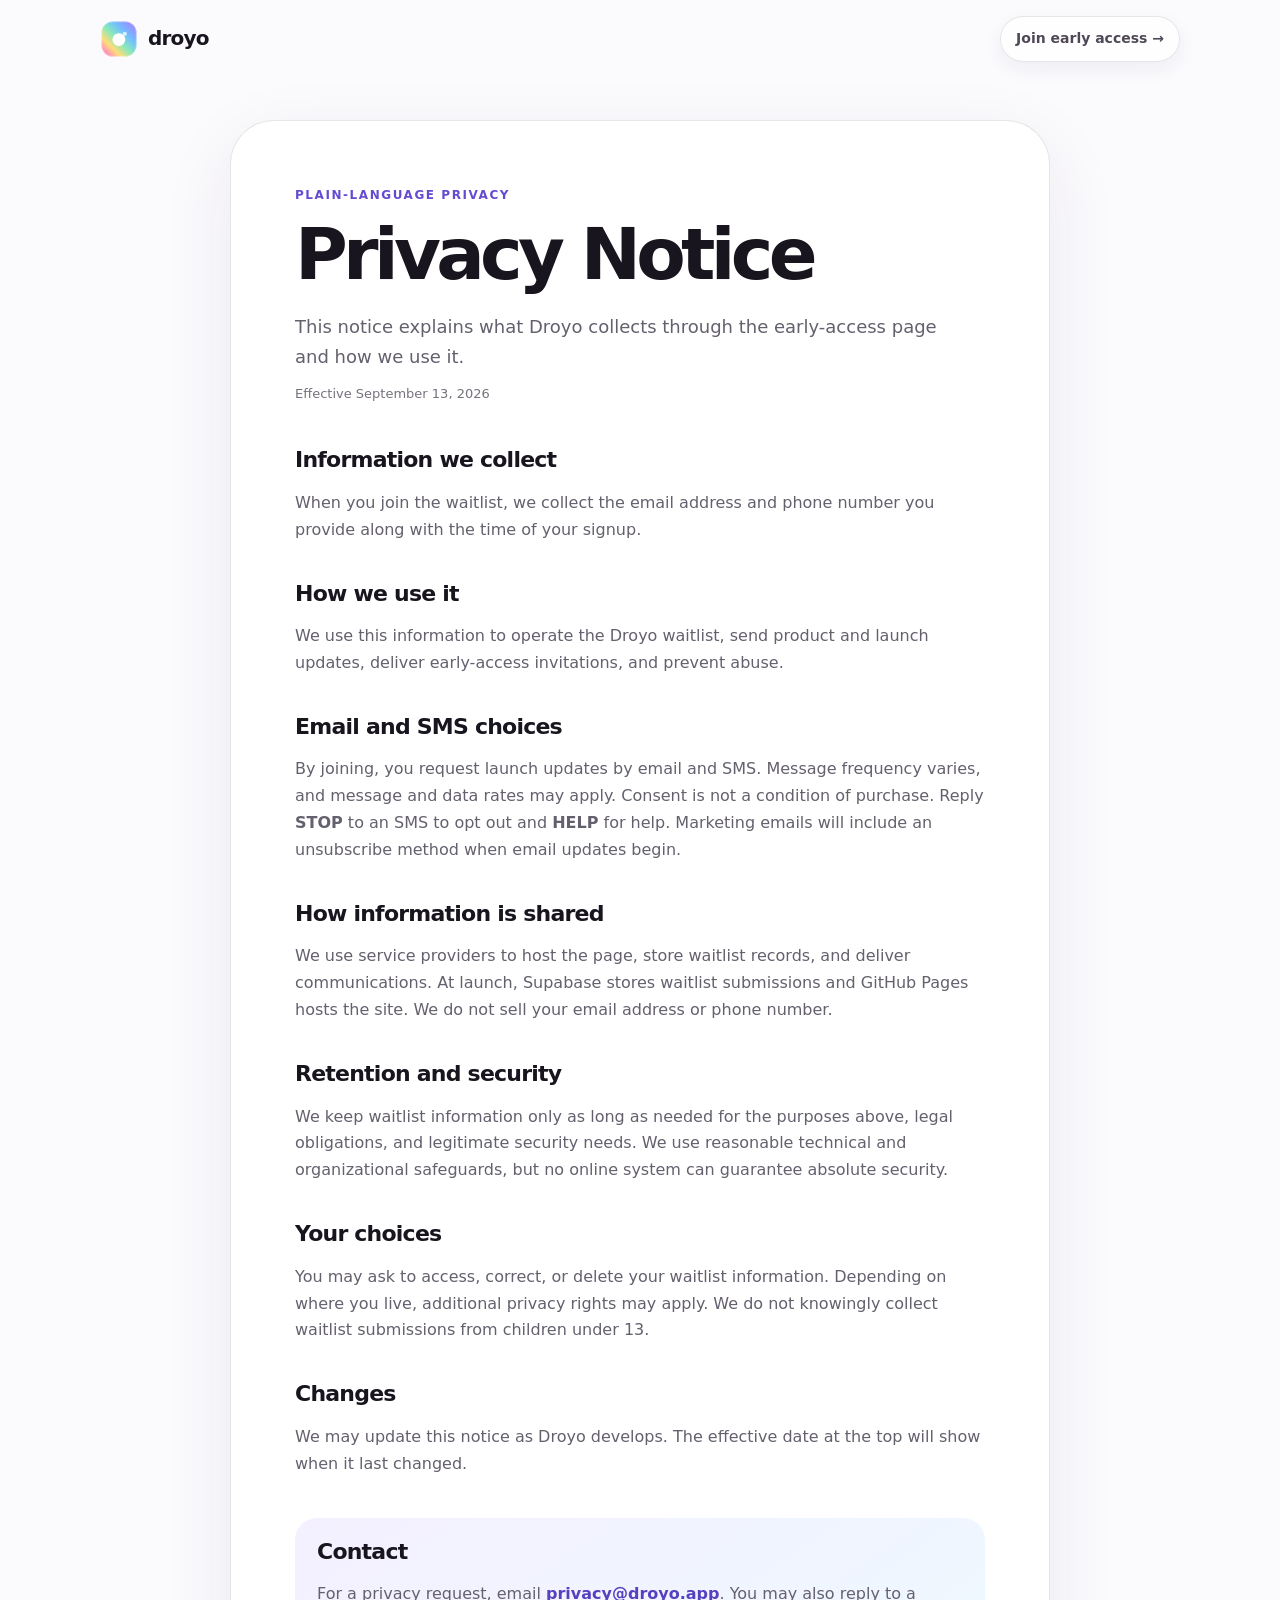
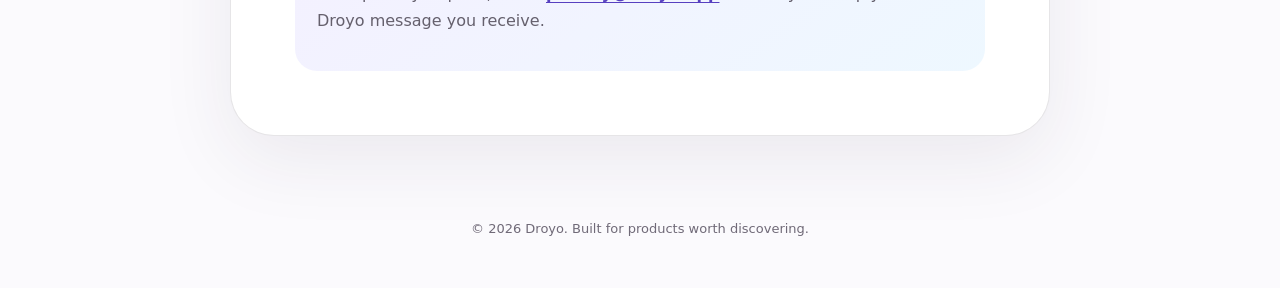
<file: privacy.html>
<!DOCTYPE html>
<html lang="en">
<head>
  <meta charset="UTF-8">
  <meta name="viewport" content="width=device-width, initial-scale=1.0">
  <meta name="description" content="How Droyo collects and uses information submitted to its early-access waitlist.">
  <meta name="robots" content="index, follow">
  <meta name="referrer" content="strict-origin-when-cross-origin">
  <meta name="theme-color" content="#7567ed">
  <meta http-equiv="Content-Security-Policy" content="default-src 'self'; style-src 'self'; img-src 'self'; object-src 'none'; base-uri 'none'; frame-src 'none'; form-action 'self'; upgrade-insecure-requests">
  <title>Privacy Notice — Droyo</title>
  <link rel="canonical" href="https://droyo.app/privacy.html">
  <link rel="icon" href="/assets/droyo-mark.svg" type="image/svg+xml">
  <link rel="apple-touch-icon" href="/assets/apple-touch-icon.png" sizes="180x180">
  <link rel="stylesheet" href="/assets/legal.css">
</head>
<body>
  <nav class="legal-nav" aria-label="Legal page navigation">
    <a class="brand" href="/"><img src="/assets/droyo-mark.svg" width="38" height="38" alt="">droyo</a>
    <a class="back" href="/#signup">Join early access →</a>
  </nav>
  <main class="shell" id="main-content">
    <article class="legal-card">
      <div class="kicker">Plain-language privacy</div>
      <h1>Privacy Notice</h1>
      <p class="intro">This notice explains what Droyo collects through the early-access page and how we use it.</p>
      <p class="updated">Effective September 13, 2026</p>

      <h2>Information we collect</h2>
      <p>When you join the waitlist, we collect the email address and phone number you provide along with the time of your signup.</p>

      <h2>How we use it</h2>
      <p>We use this information to operate the Droyo waitlist, send product and launch updates, deliver early-access invitations, and prevent abuse.</p>

      <h2>Email and SMS choices</h2>
      <p>By joining, you request launch updates by email and SMS. Message frequency varies, and message and data rates may apply. Consent is not a condition of purchase. Reply <strong>STOP</strong> to an SMS to opt out and <strong>HELP</strong> for help. Marketing emails will include an unsubscribe method when email updates begin.</p>

      <h2>How information is shared</h2>
      <p>We use service providers to host the page, store waitlist records, and deliver communications. At launch, Supabase stores waitlist submissions and GitHub Pages hosts the site. We do not sell your email address or phone number.</p>

      <h2>Retention and security</h2>
      <p>We keep waitlist information only as long as needed for the purposes above, legal obligations, and legitimate security needs. We use reasonable technical and organizational safeguards, but no online system can guarantee absolute security.</p>

      <h2>Your choices</h2>
      <p>You may ask to access, correct, or delete your waitlist information. Depending on where you live, additional privacy rights may apply. We do not knowingly collect waitlist submissions from children under 13.</p>

      <h2>Changes</h2>
      <p>We may update this notice as Droyo develops. The effective date at the top will show when it last changed.</p>

      <section class="contact" aria-labelledby="privacy-contact">
        <h2 id="privacy-contact">Contact</h2>
        <p>For a privacy request, email <a href="mailto:privacy@droyo.app">privacy@droyo.app</a>. You may also reply to a Droyo message you receive.</p>
      </section>
    </article>
  </main>
  <footer>© 2026 Droyo. Built for products worth discovering.</footer>
</body>
</html>
</file>
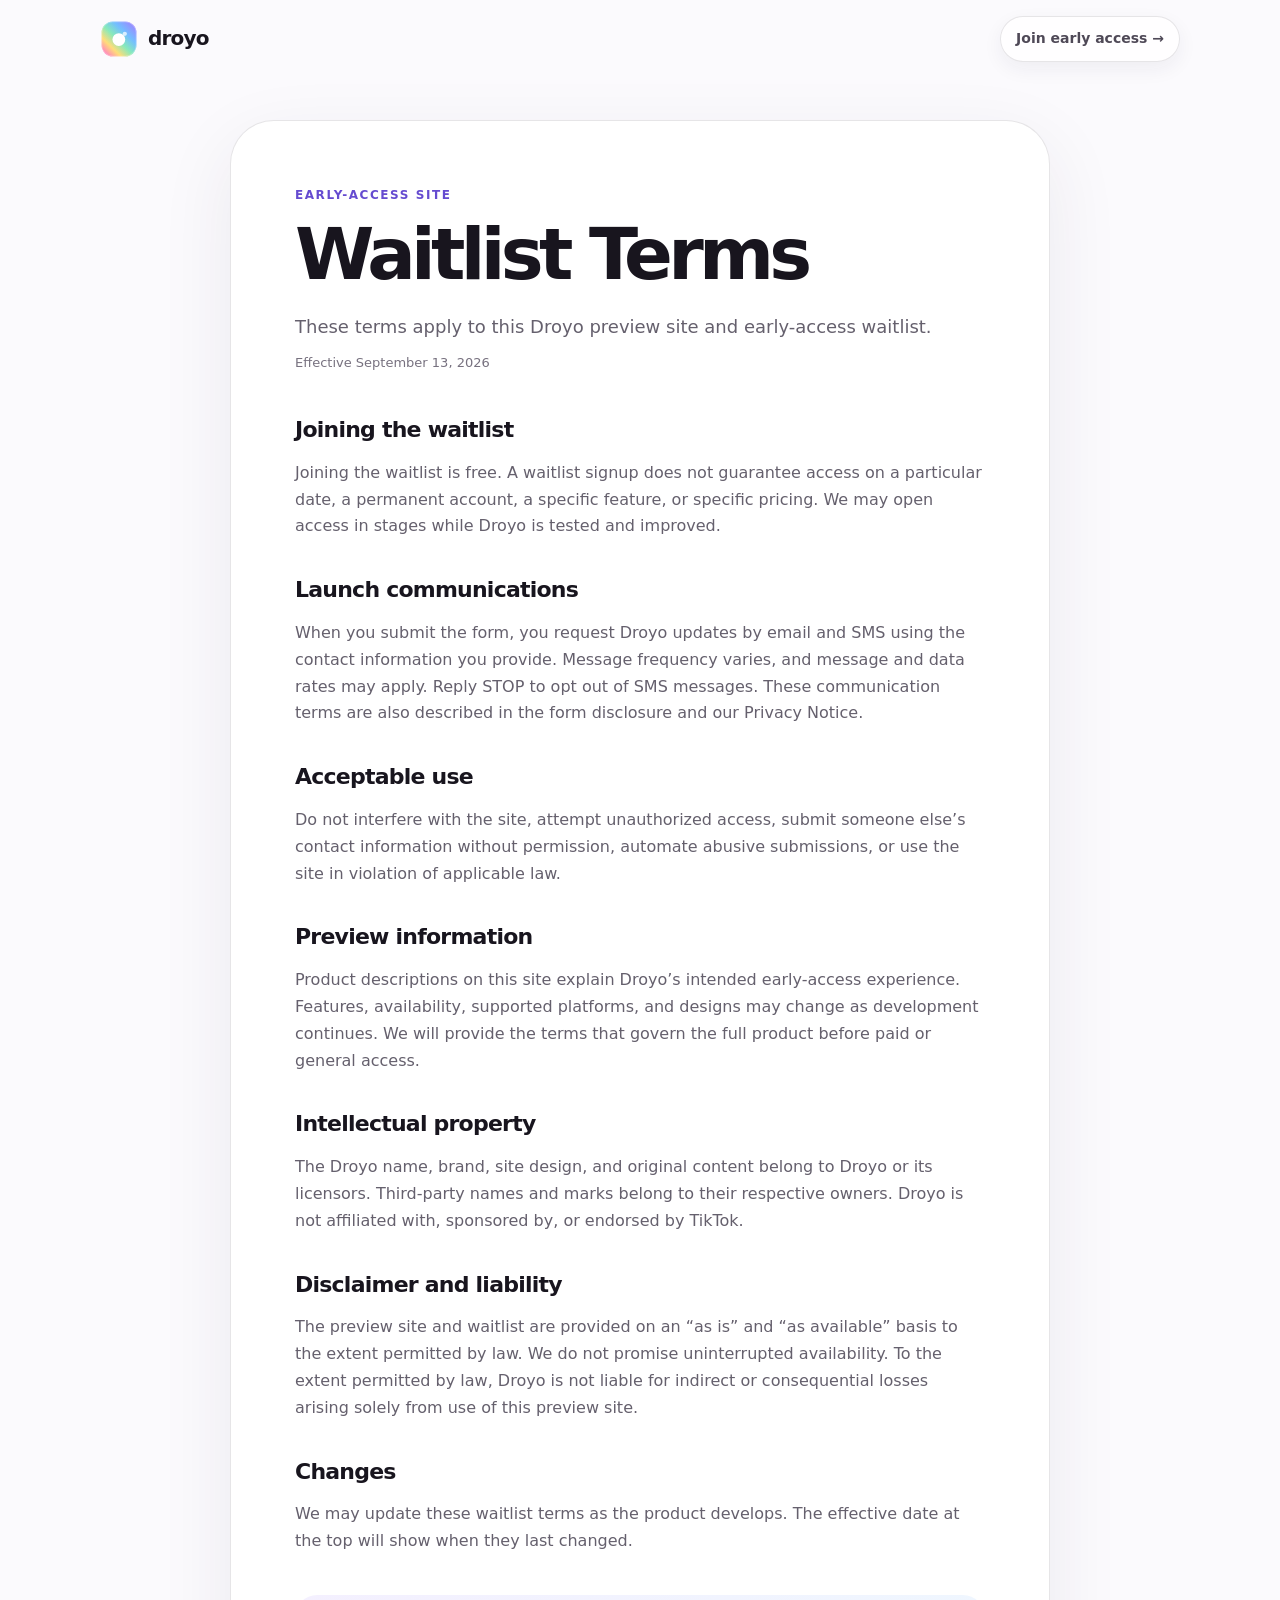
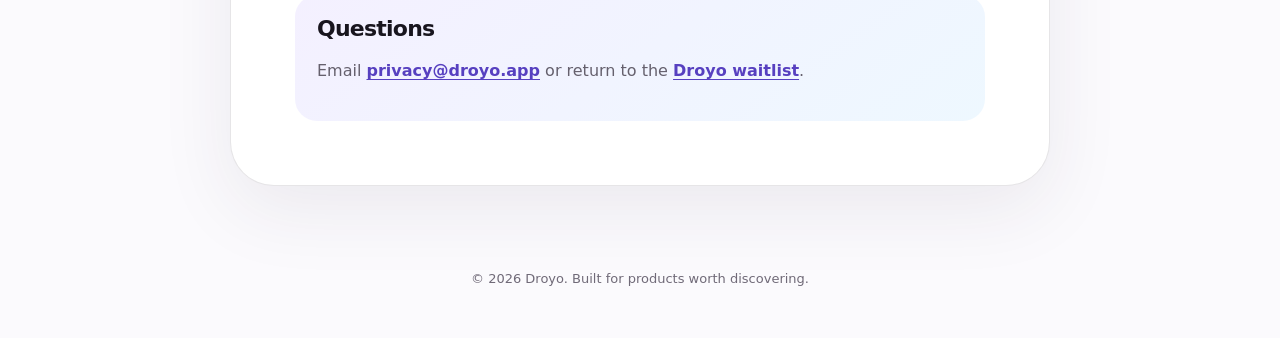
<file: terms.html>
<!DOCTYPE html>
<html lang="en">
<head>
  <meta charset="UTF-8">
  <meta name="viewport" content="width=device-width, initial-scale=1.0">
  <meta name="description" content="Terms for using the Droyo early-access waitlist.">
  <meta name="robots" content="index, follow">
  <meta name="referrer" content="strict-origin-when-cross-origin">
  <meta name="theme-color" content="#7567ed">
  <meta http-equiv="Content-Security-Policy" content="default-src 'self'; style-src 'self'; img-src 'self'; object-src 'none'; base-uri 'none'; frame-src 'none'; form-action 'self'; upgrade-insecure-requests">
  <title>Waitlist Terms — Droyo</title>
  <link rel="canonical" href="https://droyo.app/terms.html">
  <link rel="icon" href="/assets/droyo-mark.svg" type="image/svg+xml">
  <link rel="apple-touch-icon" href="/assets/apple-touch-icon.png" sizes="180x180">
  <link rel="stylesheet" href="/assets/legal.css">
</head>
<body>
  <nav class="legal-nav" aria-label="Legal page navigation">
    <a class="brand" href="/"><img src="/assets/droyo-mark.svg" width="38" height="38" alt="">droyo</a>
    <a class="back" href="/#signup">Join early access →</a>
  </nav>
  <main class="shell" id="main-content">
    <article class="legal-card">
      <div class="kicker">Early-access site</div>
      <h1>Waitlist Terms</h1>
      <p class="intro">These terms apply to this Droyo preview site and early-access waitlist.</p>
      <p class="updated">Effective September 13, 2026</p>

      <h2>Joining the waitlist</h2>
      <p>Joining the waitlist is free. A waitlist signup does not guarantee access on a particular date, a permanent account, a specific feature, or specific pricing. We may open access in stages while Droyo is tested and improved.</p>

      <h2>Launch communications</h2>
      <p>When you submit the form, you request Droyo updates by email and SMS using the contact information you provide. Message frequency varies, and message and data rates may apply. Reply STOP to opt out of SMS messages. These communication terms are also described in the form disclosure and our Privacy Notice.</p>

      <h2>Acceptable use</h2>
      <p>Do not interfere with the site, attempt unauthorized access, submit someone else’s contact information without permission, automate abusive submissions, or use the site in violation of applicable law.</p>

      <h2>Preview information</h2>
      <p>Product descriptions on this site explain Droyo’s intended early-access experience. Features, availability, supported platforms, and designs may change as development continues. We will provide the terms that govern the full product before paid or general access.</p>

      <h2>Intellectual property</h2>
      <p>The Droyo name, brand, site design, and original content belong to Droyo or its licensors. Third-party names and marks belong to their respective owners. Droyo is not affiliated with, sponsored by, or endorsed by TikTok.</p>

      <h2>Disclaimer and liability</h2>
      <p>The preview site and waitlist are provided on an “as is” and “as available” basis to the extent permitted by law. We do not promise uninterrupted availability. To the extent permitted by law, Droyo is not liable for indirect or consequential losses arising solely from use of this preview site.</p>

      <h2>Changes</h2>
      <p>We may update these waitlist terms as the product develops. The effective date at the top will show when they last changed.</p>

      <section class="contact" aria-labelledby="terms-contact">
        <h2 id="terms-contact">Questions</h2>
        <p>Email <a href="mailto:privacy@droyo.app">privacy@droyo.app</a> or return to the <a href="/">Droyo waitlist</a>.</p>
      </section>
    </article>
  </main>
  <footer>© 2026 Droyo. Built for products worth discovering.</footer>
</body>
</html>
</file>
<file: assets/legal.css>
:root {
  --ink: #18151e;
  --muted: #65606d;
  --purple: #765fe4;
  --line: rgba(30, 22, 43, .11);
}
* { box-sizing: border-box; }
html { color-scheme: light; }
body { margin: 0; color: var(--ink); background: #fbfafd; font: 16px/1.68 system-ui, -apple-system, BlinkMacSystemFont, "Segoe UI", sans-serif; }
a { color: inherit; }
a:focus-visible { outline: 3px solid rgba(82, 75, 220, .5); outline-offset: 3px; border-radius: 8px; }
.shell { width: min(820px, calc(100% - 36px)); margin: 0 auto; }
.legal-nav { width: min(1080px, calc(100% - 36px)); height: 78px; margin: 0 auto; display: flex; align-items: center; justify-content: space-between; gap: 20px; }
.brand { display: inline-flex; align-items: center; gap: 10px; color: var(--ink); text-decoration: none; font-size: 20px; font-weight: 850; letter-spacing: -.04em; }
.brand img { width: 38px; height: 38px; }
.back { padding: 10px 15px; border: 1px solid var(--line); border-radius: 999px; color: #4f4957; background: rgba(255,255,255,.82); text-decoration: none; font-size: 14px; font-weight: 750; box-shadow: 0 7px 20px rgba(42,30,60,.06); }
.back:hover { color: #27212e; border-color: rgba(75,58,130,.2); }
main { padding: 42px 0 82px; }
.legal-card { padding: clamp(28px, 6vw, 64px); border: 1px solid var(--line); border-radius: clamp(28px, 5vw, 44px); background: #fff; box-shadow: 0 24px 75px rgba(48,34,69,.08); }
.kicker { margin-bottom: 13px; color: #654bd0; font-size: 12px; font-weight: 850; letter-spacing: .13em; text-transform: uppercase; }
h1 { margin: 0; font-size: clamp(42px, 8vw, 72px); line-height: 1; letter-spacing: -.065em; }
.intro { max-width: 650px; margin: 22px 0 10px; color: var(--muted); font-size: 18px; }
.updated { margin: 0 0 42px; color: #77717f; font-size: 13px; }
h2 { margin: 36px 0 9px; font-size: 22px; line-height: 1.25; letter-spacing: -.035em; }
p, li { color: var(--muted); }
ul { padding-left: 22px; }
li + li { margin-top: 7px; }
.contact { margin-top: 40px; padding: 20px 22px; border-radius: 22px; background: linear-gradient(145deg, #f4f0ff, #eef8ff); }
.contact h2 { margin-top: 0; }
.contact a { color: #5740c0; font-weight: 800; text-underline-offset: 3px; }
footer { padding: 0 0 48px; color: #706a78; text-align: center; font-size: 13px; }
@media (max-width: 520px) {
  .legal-nav { height: 70px; }
  .back { padding: 8px 12px; font-size: 12px; }
  main { padding-top: 22px; }
  .intro { font-size: 16px; }
}
@media (prefers-reduced-motion: reduce) { * { scroll-behavior: auto !important; } }
</file>
